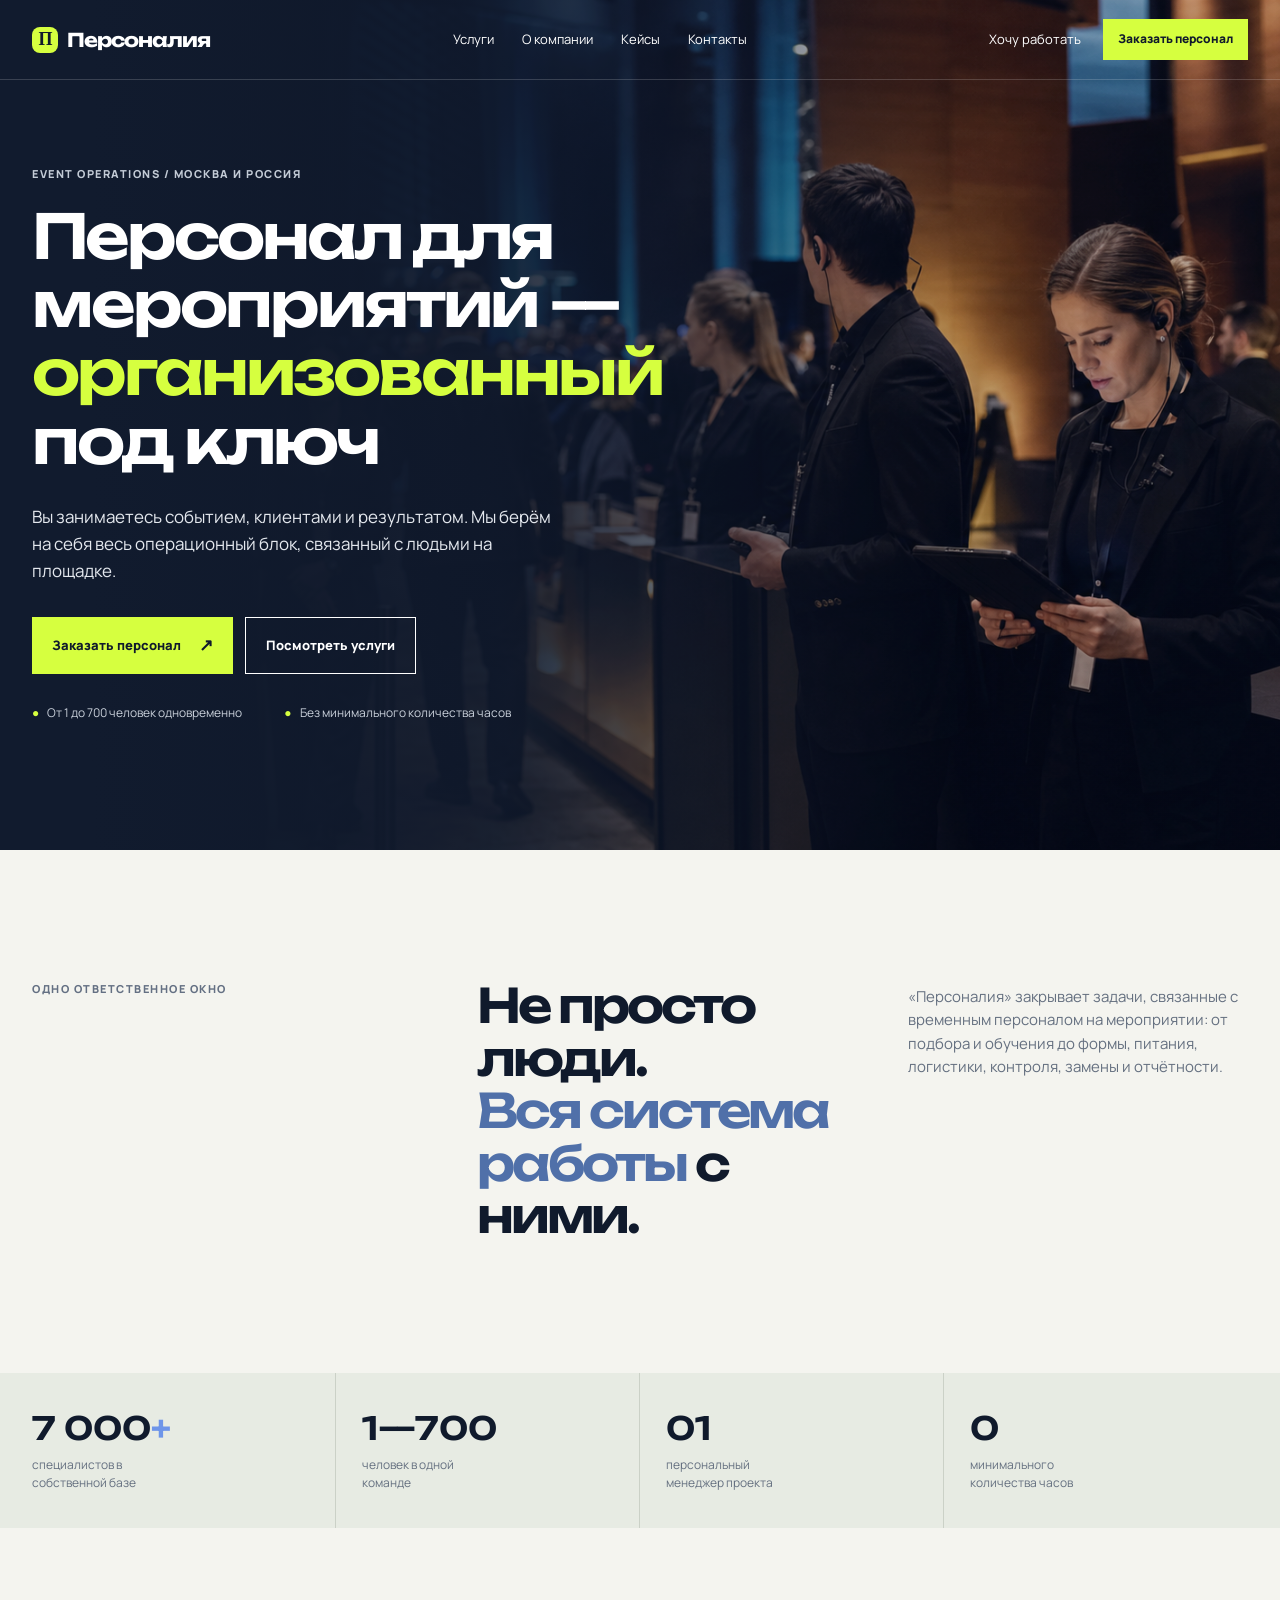
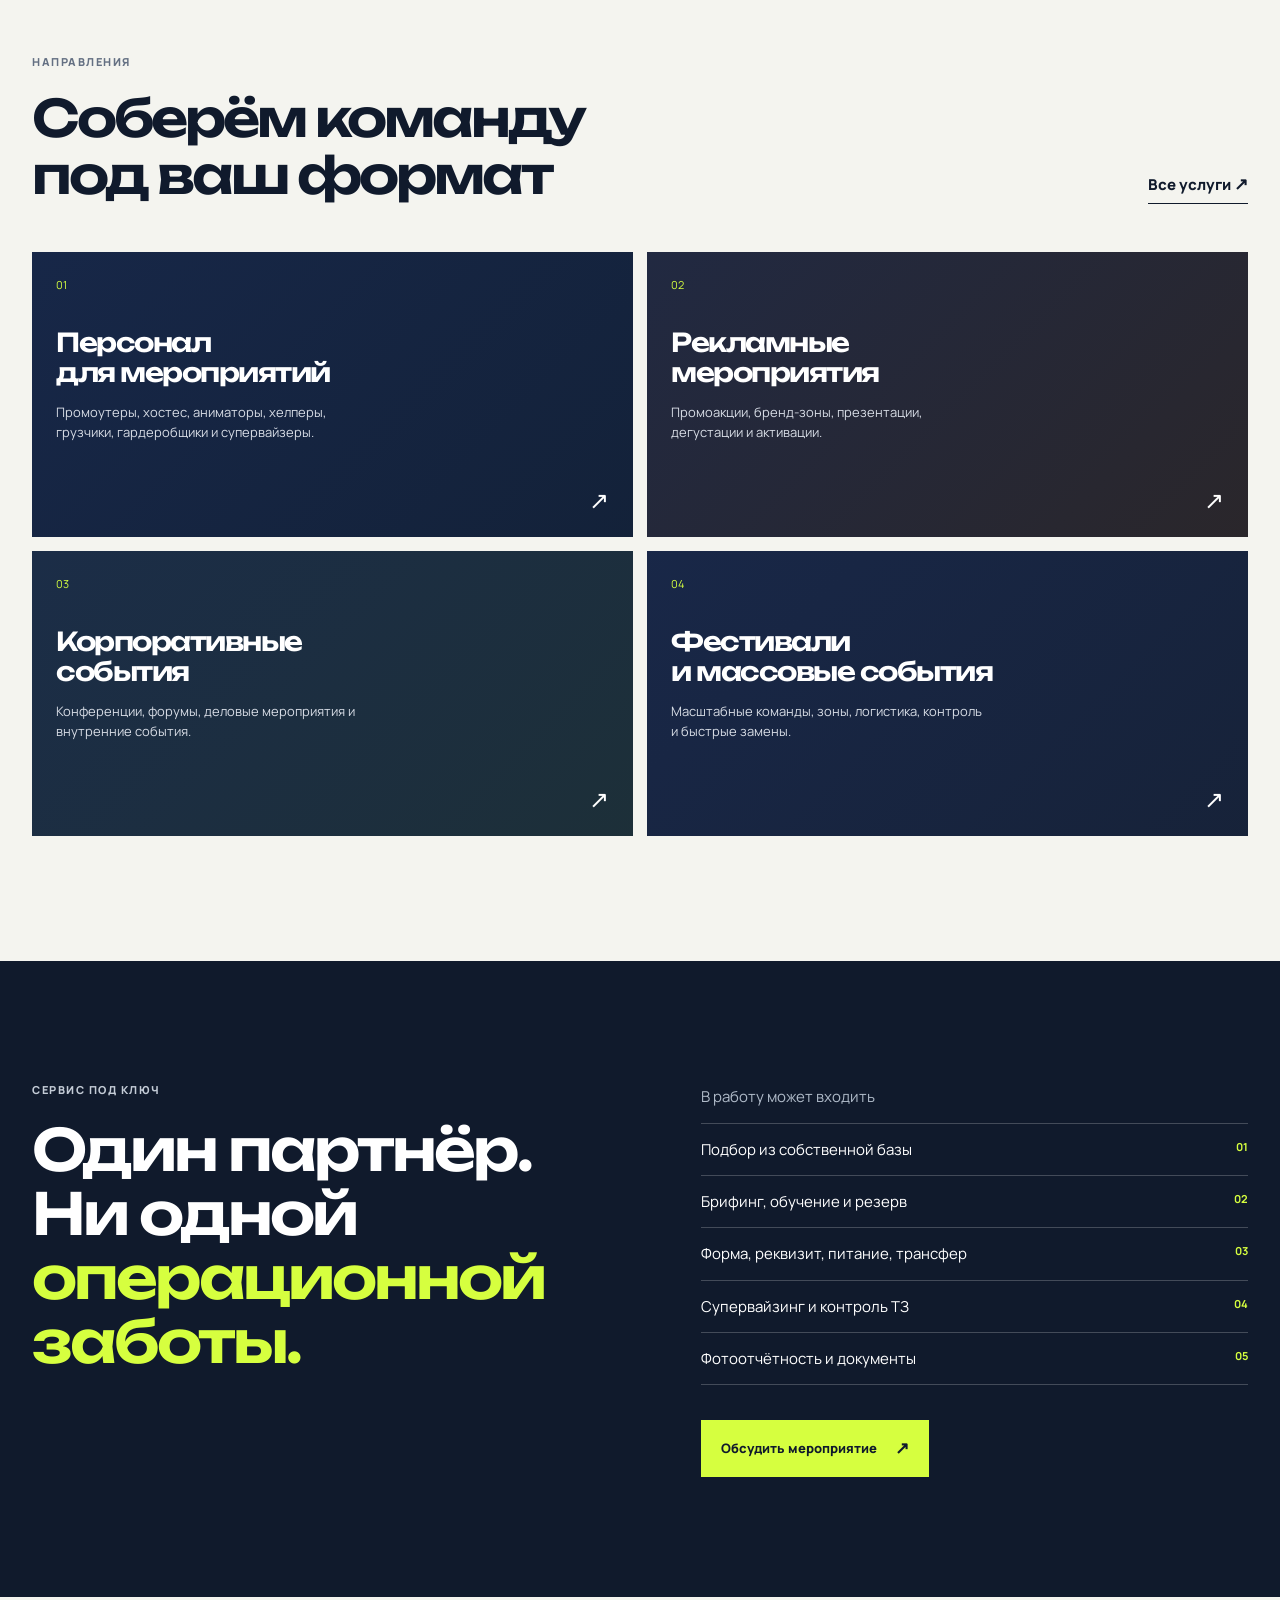
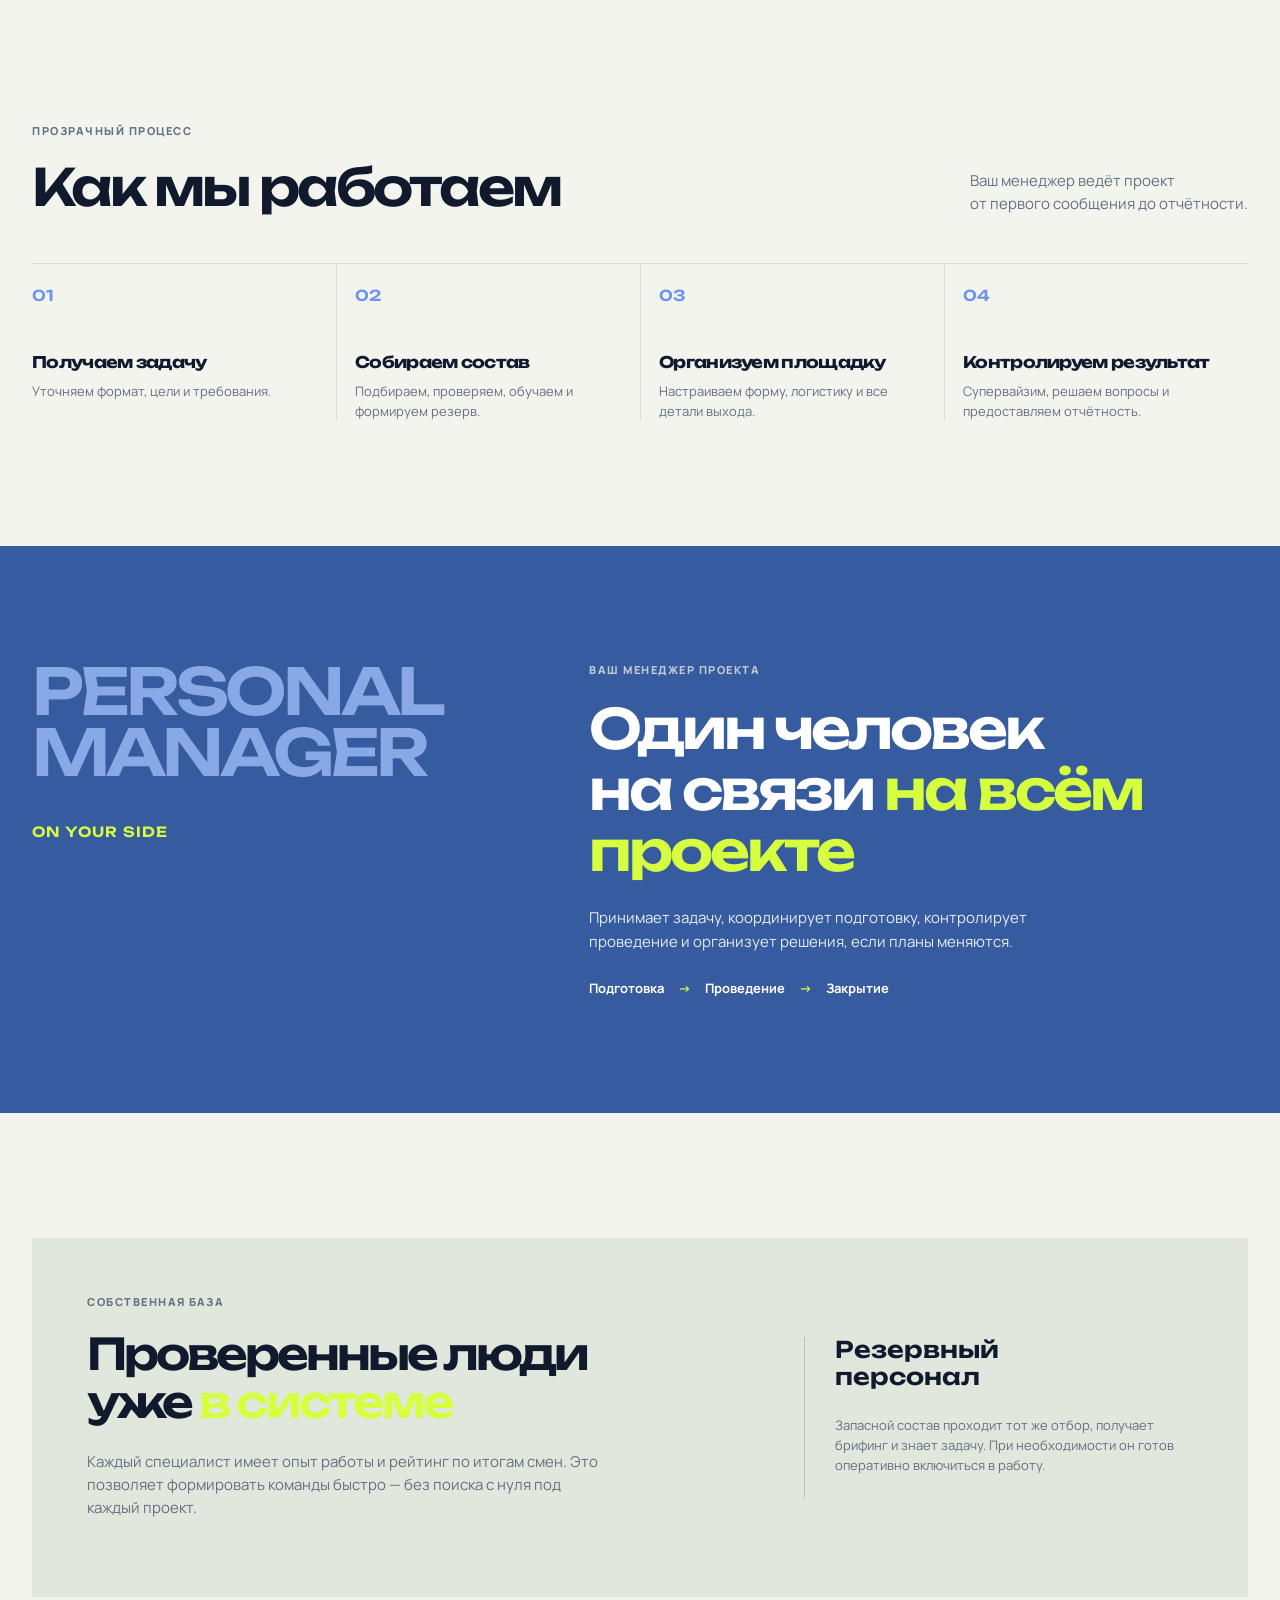
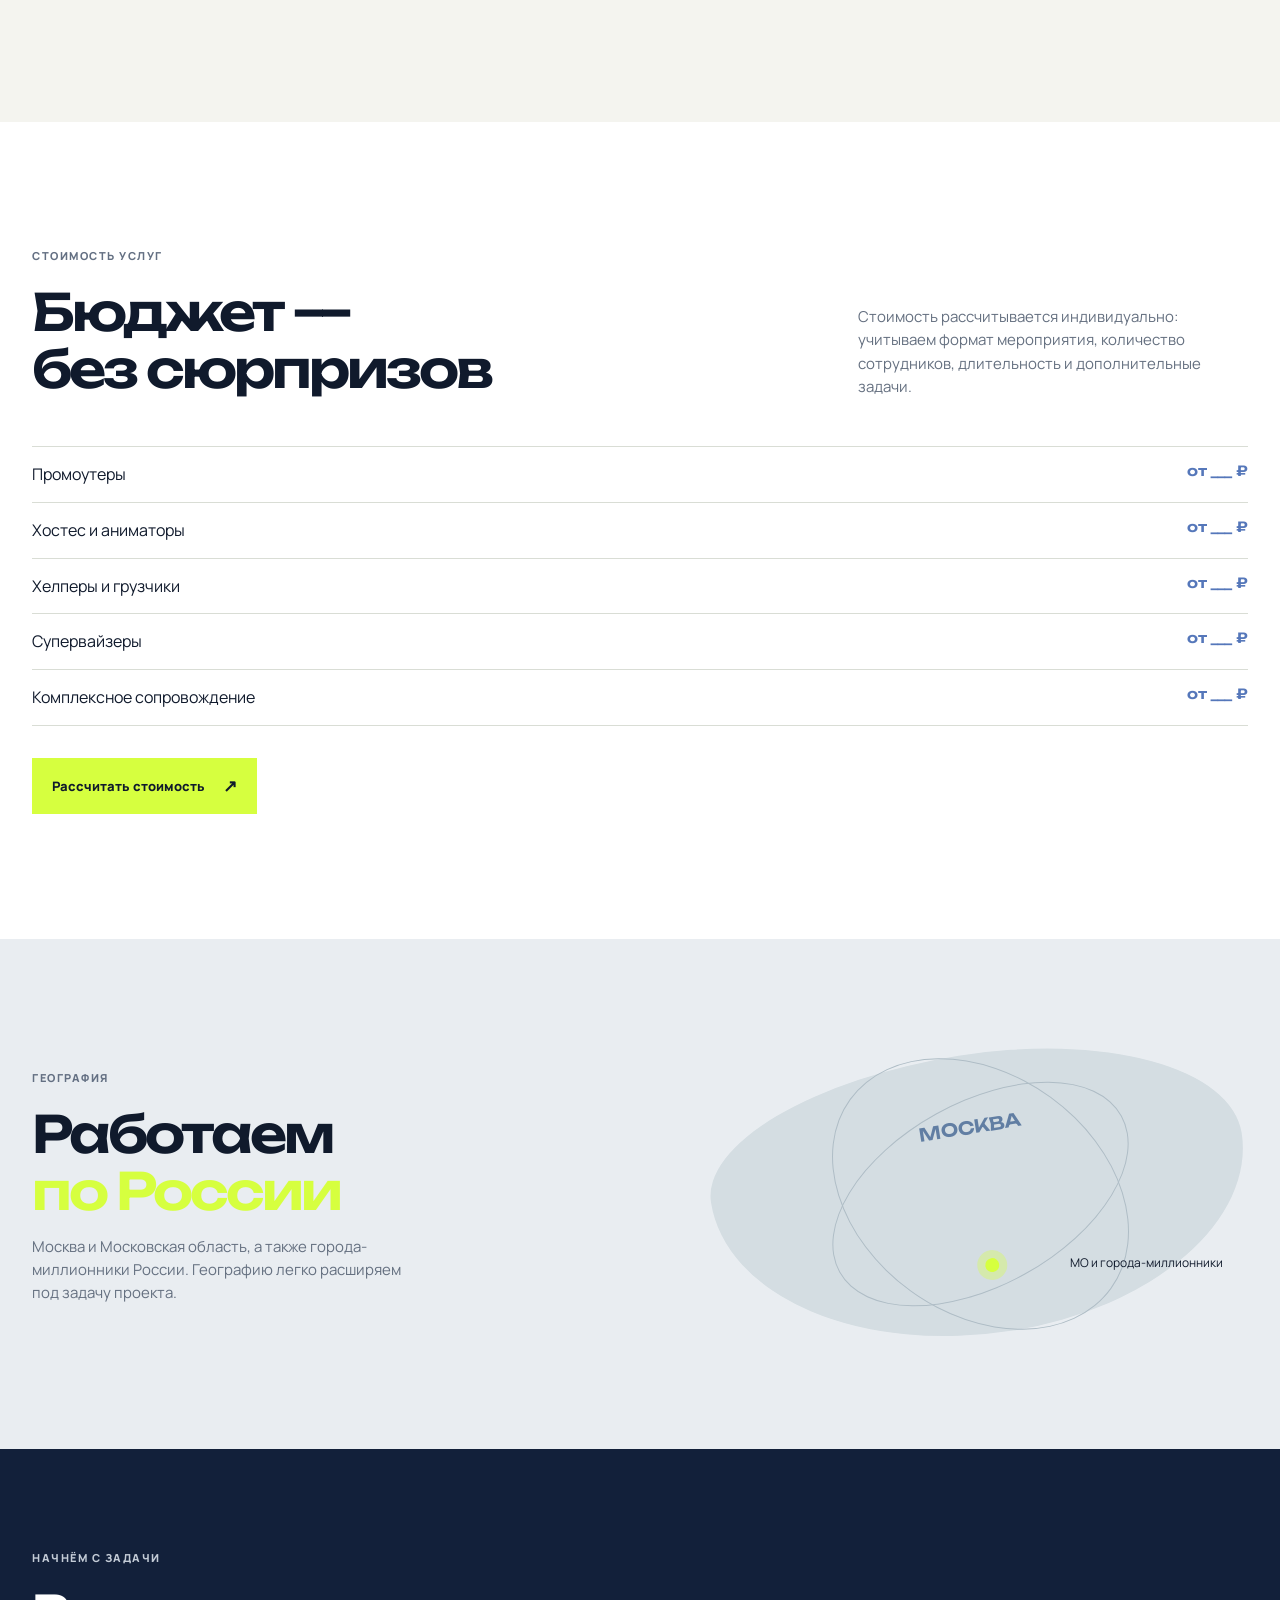
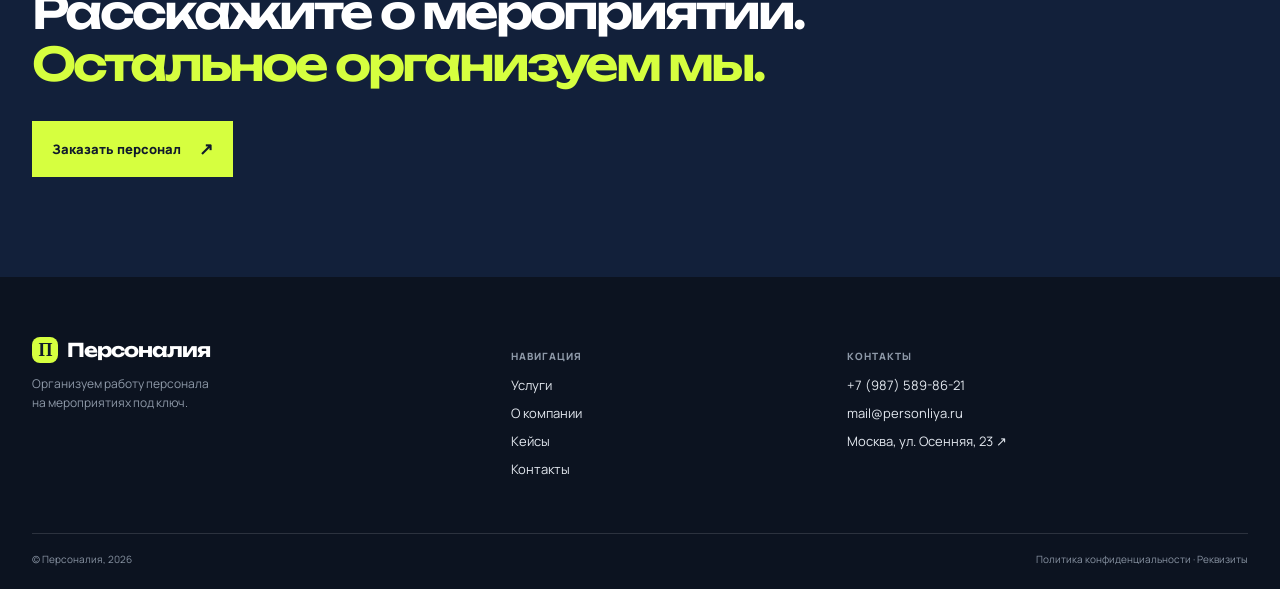
<file: index.html>
<!doctype html>
<html lang="ru"><head>
<meta charset="utf-8"><meta name="viewport" content="width=device-width,initial-scale=1.0"><title>Персоналия — организация персонала для мероприятий под ключ</title><meta name="description" content="Персоналия организует работу временного персонала на мероприятиях: подбор, обучение, логистика, контроль и отчётность."><meta property="og:title" content="Персоналия — персонал для мероприятий под ключ"><link rel="preconnect" href="https://fonts.googleapis.com"><link rel="preconnect" href="https://fonts.gstatic.com" crossorigin><link href="https://fonts.googleapis.com/css2?family=Manrope:wght@400;500;600;700;800&family=Unbounded:wght@500;600;700&display=swap" rel="stylesheet"><link rel="stylesheet" href="style.css"><script type="application/ld+json">{"@context":"https://schema.org","@type":"Organization","name":"Персоналия","address":{"@type":"PostalAddress","addressLocality":"Москва","streetAddress":"улица Осенняя, дом 23"}}</script></head><body>
<header class="header"><a class="brand" href="index.html"><span>П</span>Персоналия</a><nav><a href="services.html">Услуги</a><a href="about.html">О компании</a><a href="cases.html">Кейсы</a><a href="contacts.html">Контакты</a></nav><div class="header-actions"><a class="work-link" href="#work">Хочу работать</a><button class="btn btn-small" data-modal="order">Заказать персонал</button></div><button class="menu">☰</button></header>
<main><section class="hero"><div class="hero-image"></div><div class="container hero-inner"><p class="eyebrow light">EVENT OPERATIONS / МОСКВА И РОССИЯ</p><h1>Персонал для<br>мероприятий —<em>организованный</em><br>под ключ</h1><p class="hero-copy">Вы занимаетесь событием, клиентами и результатом. Мы берём на себя весь операционный блок, связанный с людьми на площадке.</p><div class="hero-cta"><button class="btn" data-modal="order">Заказать персонал <i>↗</i></button><a class="btn btn-ghost" href="services.html">Посмотреть услуги</a></div><div class="hero-foot"><span>От 1 до 700 человек одновременно</span><span>Без минимального количества часов</span></div></div></section>
<section class="intro container"><p class="eyebrow">ОДНО ОТВЕТСТВЕННОЕ ОКНО</p><div><h2>Не просто люди.<br><em>Вся система работы</em> с ними.</h2><p>«Персоналия» закрывает задачи, связанные с временным персоналом на мероприятии: от подбора и обучения до формы, питания, логистики, контроля, замены и отчётности.</p></div></section>
<section class="numbers"><div class="container numbers-grid"><div><b>7 000<span>+</span></b><p>специалистов в собственной базе</p></div><div><b>1—700</b><p>человек в одной команде</p></div><div><b>01</b><p>персональный менеджер проекта</p></div><div><b>0</b><p>минимального количества часов</p></div></div></section>
<section class="container section"><div class="section-head"><div><p class="eyebrow">НАПРАВЛЕНИЯ</p><h2>Соберём команду<br>под ваш формат</h2></div><a class="text-link" href="services.html">Все услуги <i>↗</i></a></div><div class="services-grid"><a href="service.html?service=promoters" class="service-card c1"><span>01</span><h3>Персонал<br>для мероприятий</h3><p>Промоутеры, хостес, аниматоры, хелперы, грузчики, гардеробщики и супервайзеры.</p><i>↗</i></a><a href="service.html?service=advertising" class="service-card c2"><span>02</span><h3>Рекламные<br>мероприятия</h3><p>Промоакции, бренд-зоны, презентации, дегустации и активации.</p><i>↗</i></a><a href="service.html?service=corporate" class="service-card c3"><span>03</span><h3>Корпоративные<br>события</h3><p>Конференции, форумы, деловые мероприятия и внутренние события.</p><i>↗</i></a><a href="service.html?service=festivals" class="service-card c4"><span>04</span><h3>Фестивали<br>и массовые события</h3><p>Масштабные команды, зоны, логистика, контроль и быстрые замены.</p><i>↗</i></a></div></section>
<section class="dark-section"><div class="container key-grid"><div><p class="eyebrow light">СЕРВИС ПОД КЛЮЧ</p><h2>Один партнёр.<br>Ни одной<br><em>операционной<br>заботы.</em></h2></div><div class="included"><p>В работу может входить</p><ul><li>Подбор из собственной базы <b>01</b></li><li>Брифинг, обучение и резерв <b>02</b></li><li>Форма, реквизит, питание, трансфер <b>03</b></li><li>Супервайзинг и контроль ТЗ <b>04</b></li><li>Фотоотчётность и документы <b>05</b></li></ul><button class="btn lime" data-modal="order">Обсудить мероприятие <i>↗</i></button></div></div></section>
<section class="workflow section container"><div class="section-head"><div><p class="eyebrow">ПРОЗРАЧНЫЙ ПРОЦЕСС</p><h2>Как мы работаем</h2></div><p>Ваш менеджер ведёт проект<br>от первого сообщения до отчётности.</p></div><ol class="steps"><li><b>01</b><h3>Получаем задачу</h3><p>Уточняем формат, цели и требования.</p></li><li><b>02</b><h3>Собираем состав</h3><p>Подбираем, проверяем, обучаем и формируем резерв.</p></li><li><b>03</b><h3>Организуем площадку</h3><p>Настраиваем форму, логистику и все детали выхода.</p></li><li><b>04</b><h3>Контролируем результат</h3><p>Супервайзим, решаем вопросы и предоставляем отчётность.</p></li></ol></section>
<section class="manager"><div class="container manager-grid"><div class="manager-label">PERSONAL<br>MANAGER<br><span>ON YOUR SIDE</span></div><div><p class="eyebrow light">ВАШ МЕНЕДЖЕР ПРОЕКТА</p><h2>Один человек<br>на связи <em>на всём<br>проекте</em></h2><p>Принимает задачу, координирует подготовку, контролирует проведение и организует решения, если планы меняются.</p><div class="manager-stages"><span>Подготовка</span><i>→</i><span>Проведение</span><i>→</i><span>Закрытие</span></div></div></div></section>
<section class="container section base"><div class="base-card"><div><p class="eyebrow">СОБСТВЕННАЯ БАЗА</p><h2>Проверенные люди<br>уже <em>в системе</em></h2><p>Каждый специалист имеет опыт работы и рейтинг по итогам смен. Это позволяет формировать команды быстро — без поиска с нуля под каждый проект.</p></div><div class="reserve"><span>Резервный<br>персонал</span><p>Запасной состав проходит тот же отбор, получает брифинг и знает задачу. При необходимости он готов оперативно включиться в работу.</p></div></div></section>
<section class="pricing section"><div class="container"><div class="section-head"><div><p class="eyebrow">СТОИМОСТЬ УСЛУГ</p><h2>Бюджет —<br>без сюрпризов</h2></div><p>Стоимость рассчитывается индивидуально: учитываем формат мероприятия, количество сотрудников, длительность и дополнительные задачи.</p></div><div class="price-list"><div><span>Промоутеры</span><b>от ___ ₽</b></div><div><span>Хостес и аниматоры</span><b>от ___ ₽</b></div><div><span>Хелперы и грузчики</span><b>от ___ ₽</b></div><div><span>Супервайзеры</span><b>от ___ ₽</b></div><div><span>Комплексное сопровождение</span><b>от ___ ₽</b></div></div><button class="btn" data-modal="order">Рассчитать стоимость <i>↗</i></button></div></section>
<section class="map-section"><div class="container map-grid"><div><p class="eyebrow">ГЕОГРАФИЯ</p><h2>Работаем<br><em>по России</em></h2><p>Москва и Московская область, а также города-миллионники России. Географию легко расширяем под задачу проекта.</p></div><div class="map-art"><span>МОСКВА</span><i></i><small>МО и города-миллионники</small></div></div></section>
<section class="cta-band"><div class="container"><p class="eyebrow light">НАЧНЁМ С ЗАДАЧИ</p><h2>Расскажите о мероприятии.<br><em>Остальное организуем мы.</em></h2><button class="btn lime" data-modal="order">Заказать персонал <i>↗</i></button></div></section></main>
<footer><div class="container footer-grid"><div><a class="brand" href="index.html"><span>П</span>Персоналия</a><p>Организуем работу персонала<br>на мероприятиях под ключ.</p></div><div><p>НАВИГАЦИЯ</p><a href="services.html">Услуги</a><a href="about.html">О компании</a><a href="cases.html">Кейсы</a><a href="contacts.html">Контакты</a></div><div><p>КОНТАКТЫ</p><a href="tel:+79875898621">+7 (987) 589-86-21</a><a href="mailto:mail@personliya.ru">mail@personliya.ru</a><a href="#">Telegram: @username</a><a target="_blank" href="https://yandex.ru/maps/?text=Москва%2C%20улица%20Осенняя%2C%2023">Москва, ул. Осенняя, 23 ↗</a></div></div><div class="container footer-bottom">© Персоналия, 2026 <span>Реквизиты · Политика конфиденциальности · Обработка персональных данных</span></div></footer>
<div class="modal" id="order"><div class="modal-box"><button class="close">×</button><p class="eyebrow">ЗАЯВКА ДЛЯ ЗАКАЗЧИКА</p><h2>Обсудим<br>ваше событие</h2><form data-form-type="Заявка заказчика"><input type="text" name="_honey" class="honeypot" tabindex="-1" autocomplete="off" aria-hidden="true"><input required name="Имя" placeholder="Ваше имя"><input required name="Телефон" type="tel" placeholder="Номер телефона"><input name="Компания" placeholder="Название компании"><textarea name="Запрос" placeholder="Опишите ваш запрос"></textarea><label class="consent"><input type="checkbox" name="Согласие" value="Да" required>Отправляя форму, вы соглашаетесь с <a href="privacy.html" target="_blank">политикой обработки персональных данных</a></label><button class="btn" type="submit">Отправить заявку <i>↗</i></button></form></div></div><div class="modal" id="work"><div class="modal-box"><button class="close">×</button><p class="eyebrow">АНКЕТА СОИСКАТЕЛЯ</p><h2>Хочу<br>работать</h2><form data-form-type="Анкета соискателя"><input type="text" name="_honey" class="honeypot" tabindex="-1" autocomplete="off" aria-hidden="true"><div class="form-row"><input required name="Имя" placeholder="Имя"><input required name="Фамилия" placeholder="Фамилия"></div><input name="Отчество" placeholder="Отчество"><input required name="Телефон" type="tel" placeholder="Номер телефона"><input name="Telegram" placeholder="Telegram"><textarea name="Опыт" placeholder="Опыт работы / коротко о себе"></textarea><label class="consent"><input type="checkbox" name="Согласие" value="Да" required>Отправляя форму, вы соглашаетесь с <a href="privacy.html" target="_blank">политикой обработки персональных данных</a></label><button class="btn" type="submit">Отправить анкету <i>↗</i></button></form></div></div><script src="script.js"></script></body></html>
</file>
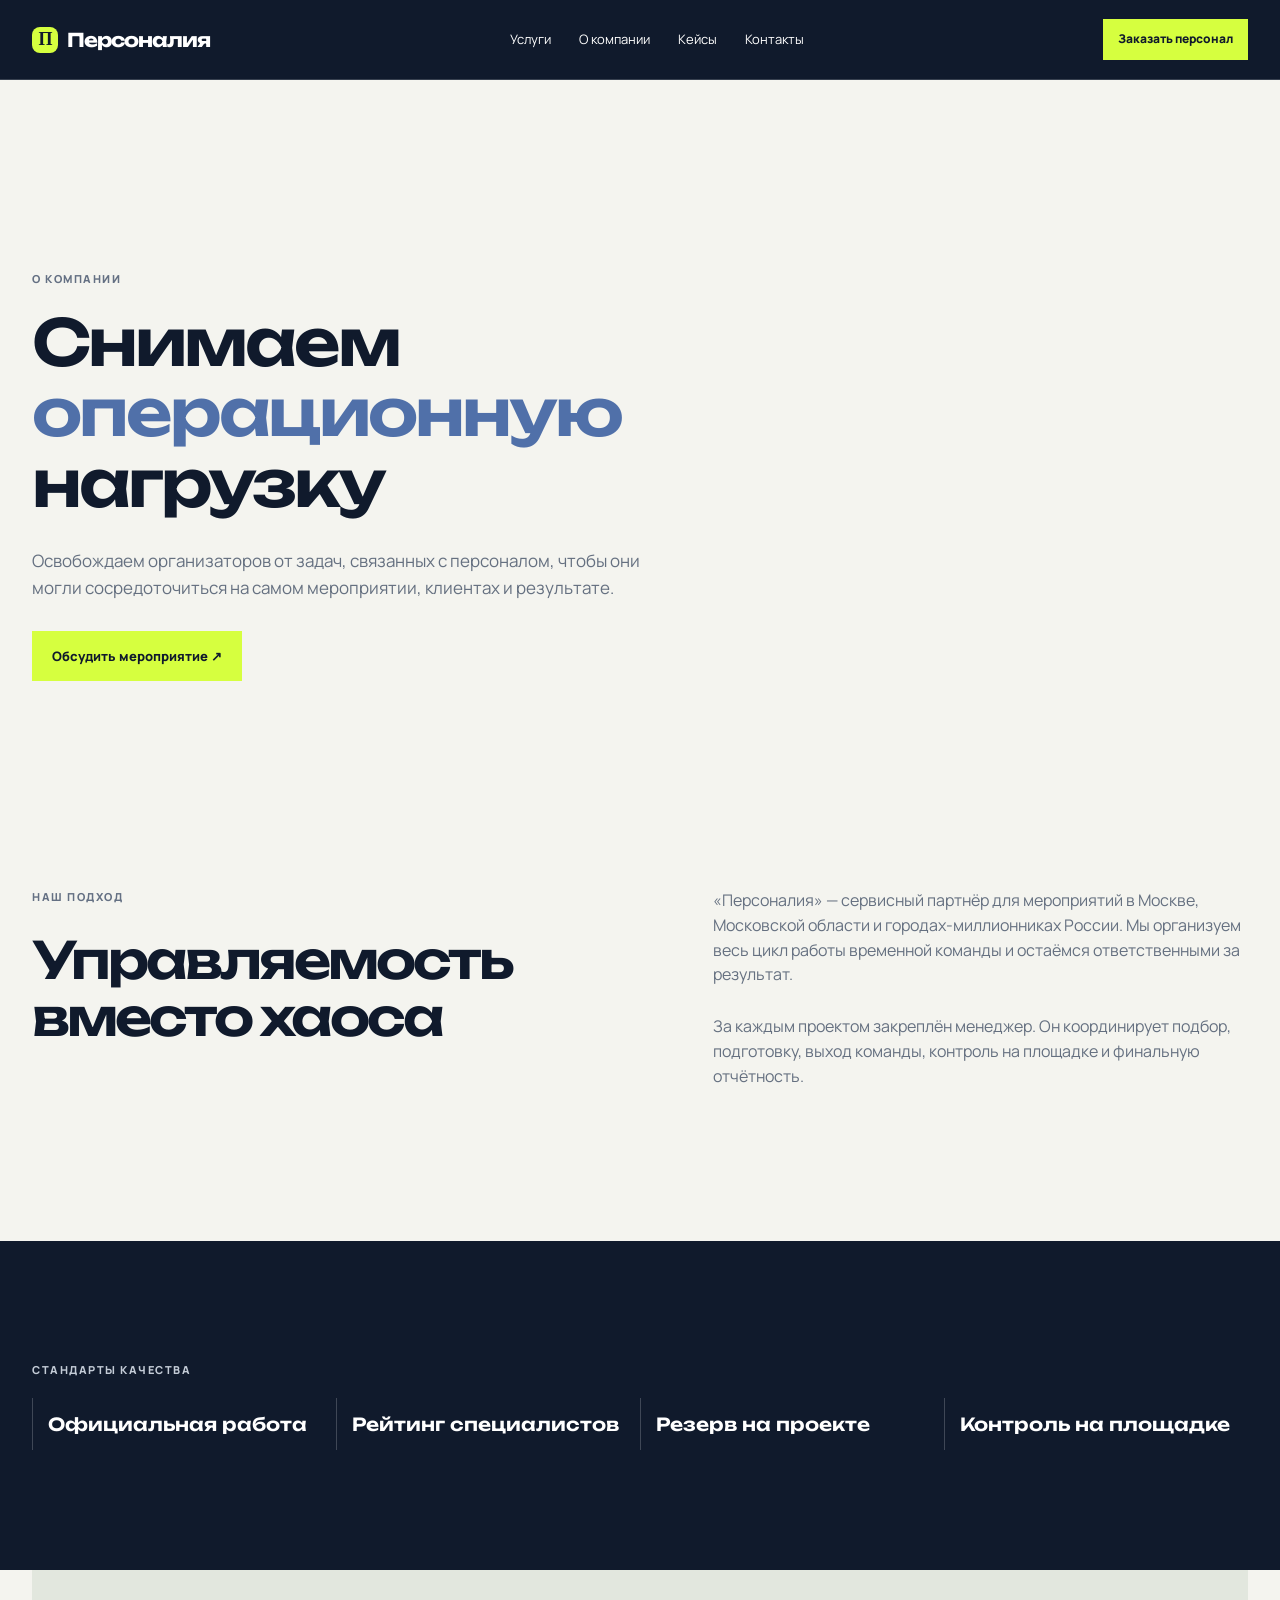
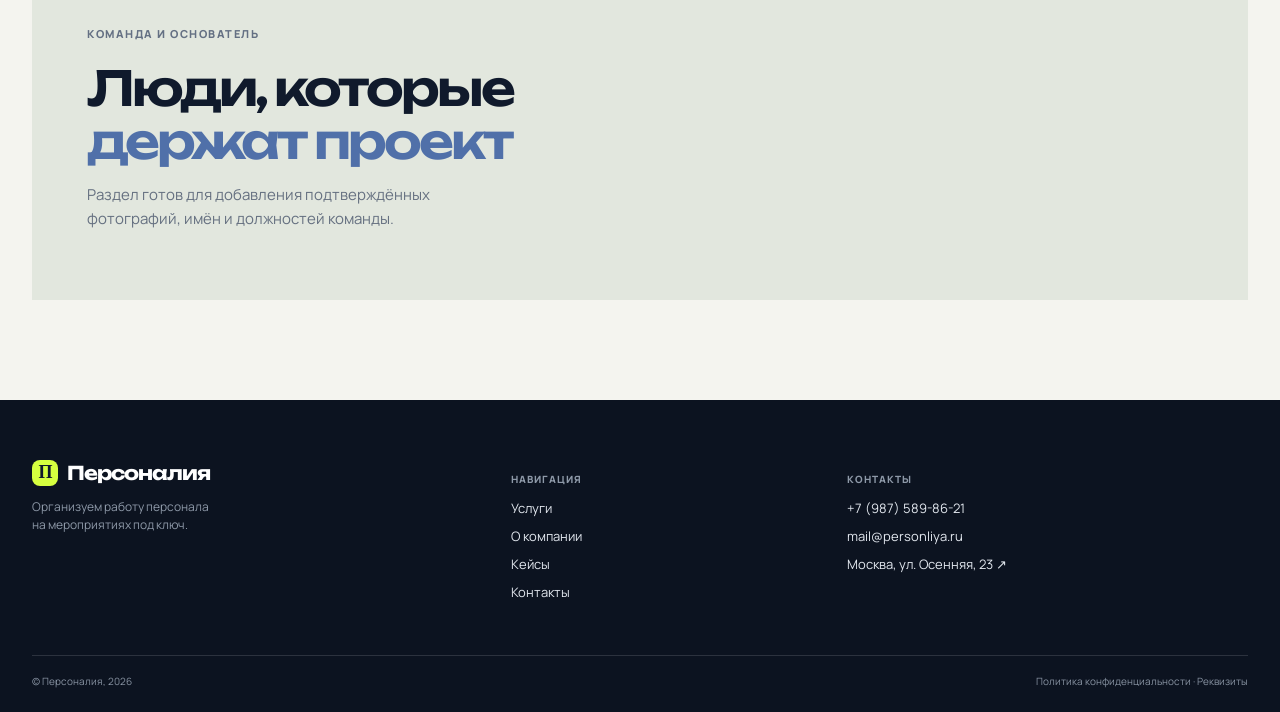
<file: about.html>
<!doctype html><html lang="ru"><head><meta charset="utf-8"><meta name="viewport" content="width=device-width,initial-scale=1"><title>О компании — Персоналия</title><meta name="description" content="Персоналия — сервисный партнёр по организации работы персонала на мероприятиях."><link href="https://fonts.googleapis.com/css2?family=Manrope:wght@400;600;700;800&family=Unbounded:wght@500;600;700&display=swap" rel="stylesheet"><link rel="stylesheet" href="style.css"></head><body><header class="header inner-header"><a class="brand" href="index.html"><span>П</span>Персоналия</a><nav><a href="services.html">Услуги</a><a href="about.html">О компании</a><a href="cases.html">Кейсы</a><a href="contacts.html">Контакты</a></nav><button class="btn btn-small" data-modal="order">Заказать персонал</button></header><main class="inner"><section class="page-hero container"><p class="eyebrow">О КОМПАНИИ</p><h1>Снимаем<br><em>операционную</em><br>нагрузку</h1><p>Освобождаем организаторов от задач, связанных с персоналом, чтобы они могли сосредоточиться на самом мероприятии, клиентах и результате.</p><button class="btn" data-modal="order">Обсудить мероприятие ↗</button></section><section class="container section split"><div><p class="eyebrow">НАШ ПОДХОД</p><h2>Управляемость<br>вместо хаоса</h2></div><div><p>«Персоналия» — сервисный партнёр для мероприятий в Москве, Московской области и городах-миллионниках России. Мы организуем весь цикл работы временной команды и остаёмся ответственными за результат.</p><p>За каждым проектом закреплён менеджер. Он координирует подбор, подготовку, выход команды, контроль на площадке и финальную отчётность.</p></div></section><section class="dark-section"><div class="container"><p class="eyebrow light">СТАНДАРТЫ КАЧЕСТВА</p><div class="benefits"><div>Официальная работа</div><div>Рейтинг специалистов</div><div>Резерв на проекте</div><div>Контроль на площадке</div></div></div></section><section class="container section team-placeholder"><p class="eyebrow">КОМАНДА И ОСНОВАТЕЛЬ</p><h2>Люди, которые<br><em>держат проект</em></h2><p>Раздел готов для добавления подтверждённых фотографий, имён и должностей команды.</p></section></main><script src="script.js"></script></body></html>
</file>
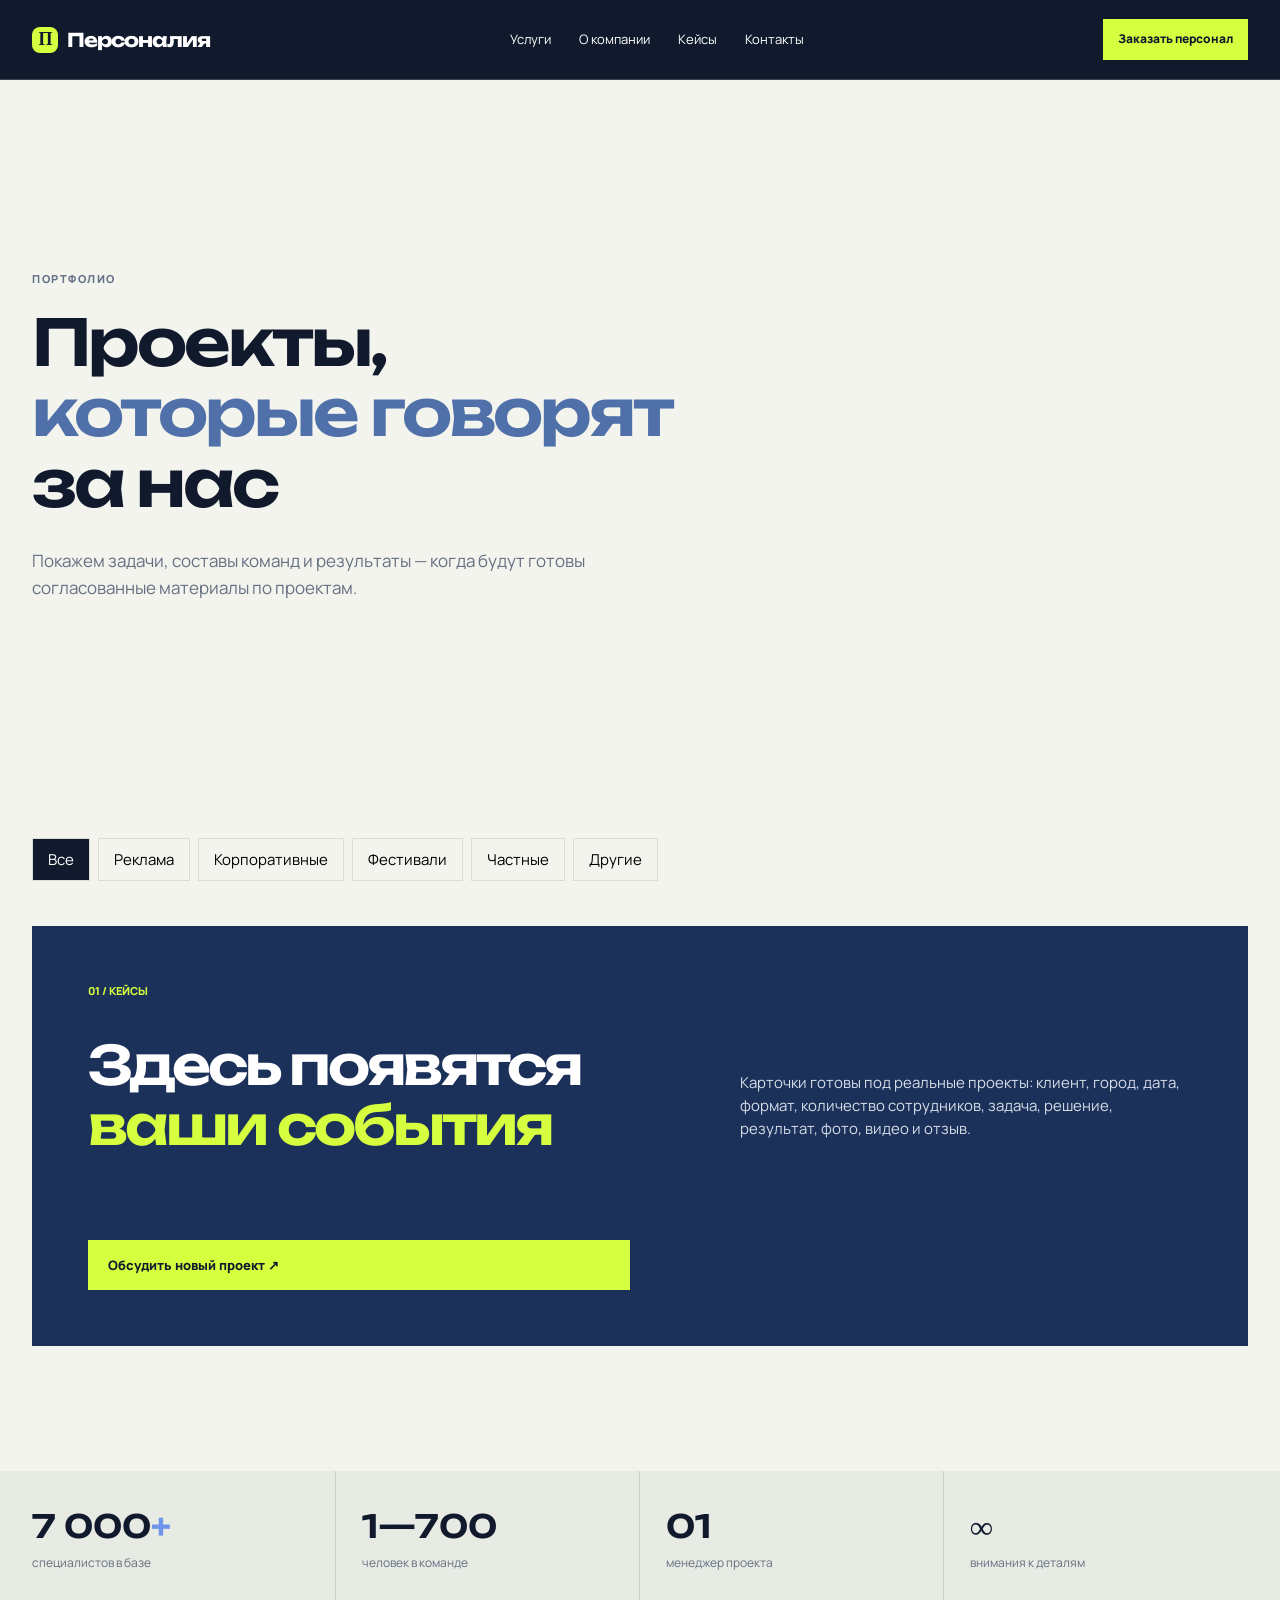
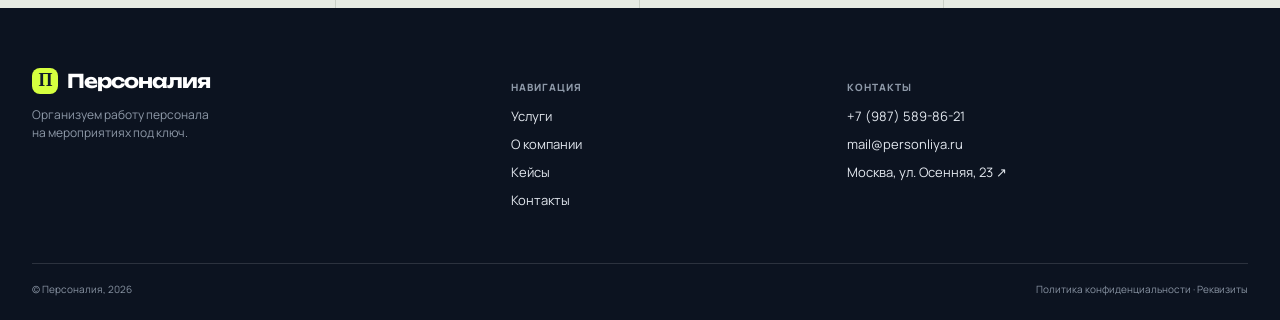
<file: cases.html>
<!doctype html><html lang="ru"><head><meta charset="utf-8"><meta name="viewport" content="width=device-width,initial-scale=1"><title>Кейсы — Персоналия</title><link href="https://fonts.googleapis.com/css2?family=Manrope:wght@400;600;700;800&family=Unbounded:wght@500;600;700&display=swap" rel="stylesheet"><link rel="stylesheet" href="style.css"></head><body><header class="header inner-header"><a class="brand" href="index.html"><span>П</span>Персоналия</a><nav><a href="services.html">Услуги</a><a href="about.html">О компании</a><a href="cases.html">Кейсы</a><a href="contacts.html">Контакты</a></nav><button class="btn btn-small" data-modal="order">Заказать персонал</button></header><main class="inner"><section class="page-hero container"><p class="eyebrow">ПОРТФОЛИО</p><h1>Проекты,<br><em>которые говорят</em><br>за нас</h1><p>Покажем задачи, составы команд и результаты — когда будут готовы согласованные материалы по проектам.</p></section><section class="container section"><div class="filters"><button>Все</button><button>Реклама</button><button>Корпоративные</button><button>Фестивали</button><button>Частные</button><button>Другие</button></div><div class="case-empty"><span>01 / КЕЙСЫ</span><h2>Здесь появятся<br><em>ваши события</em></h2><p>Карточки готовы под реальные проекты: клиент, город, дата, формат, количество сотрудников, задача, решение, результат, фото, видео и отзыв.</p><button class="btn" data-modal="order">Обсудить новый проект ↗</button></div></section><section class="numbers"><div class="container numbers-grid"><div><b>7 000<span>+</span></b><p>специалистов в базе</p></div><div><b>1—700</b><p>человек в команде</p></div><div><b>01</b><p>менеджер проекта</p></div><div><b>∞</b><p>внимания к деталям</p></div></div></section></main><script src="script.js"></script></body></html>
</file>
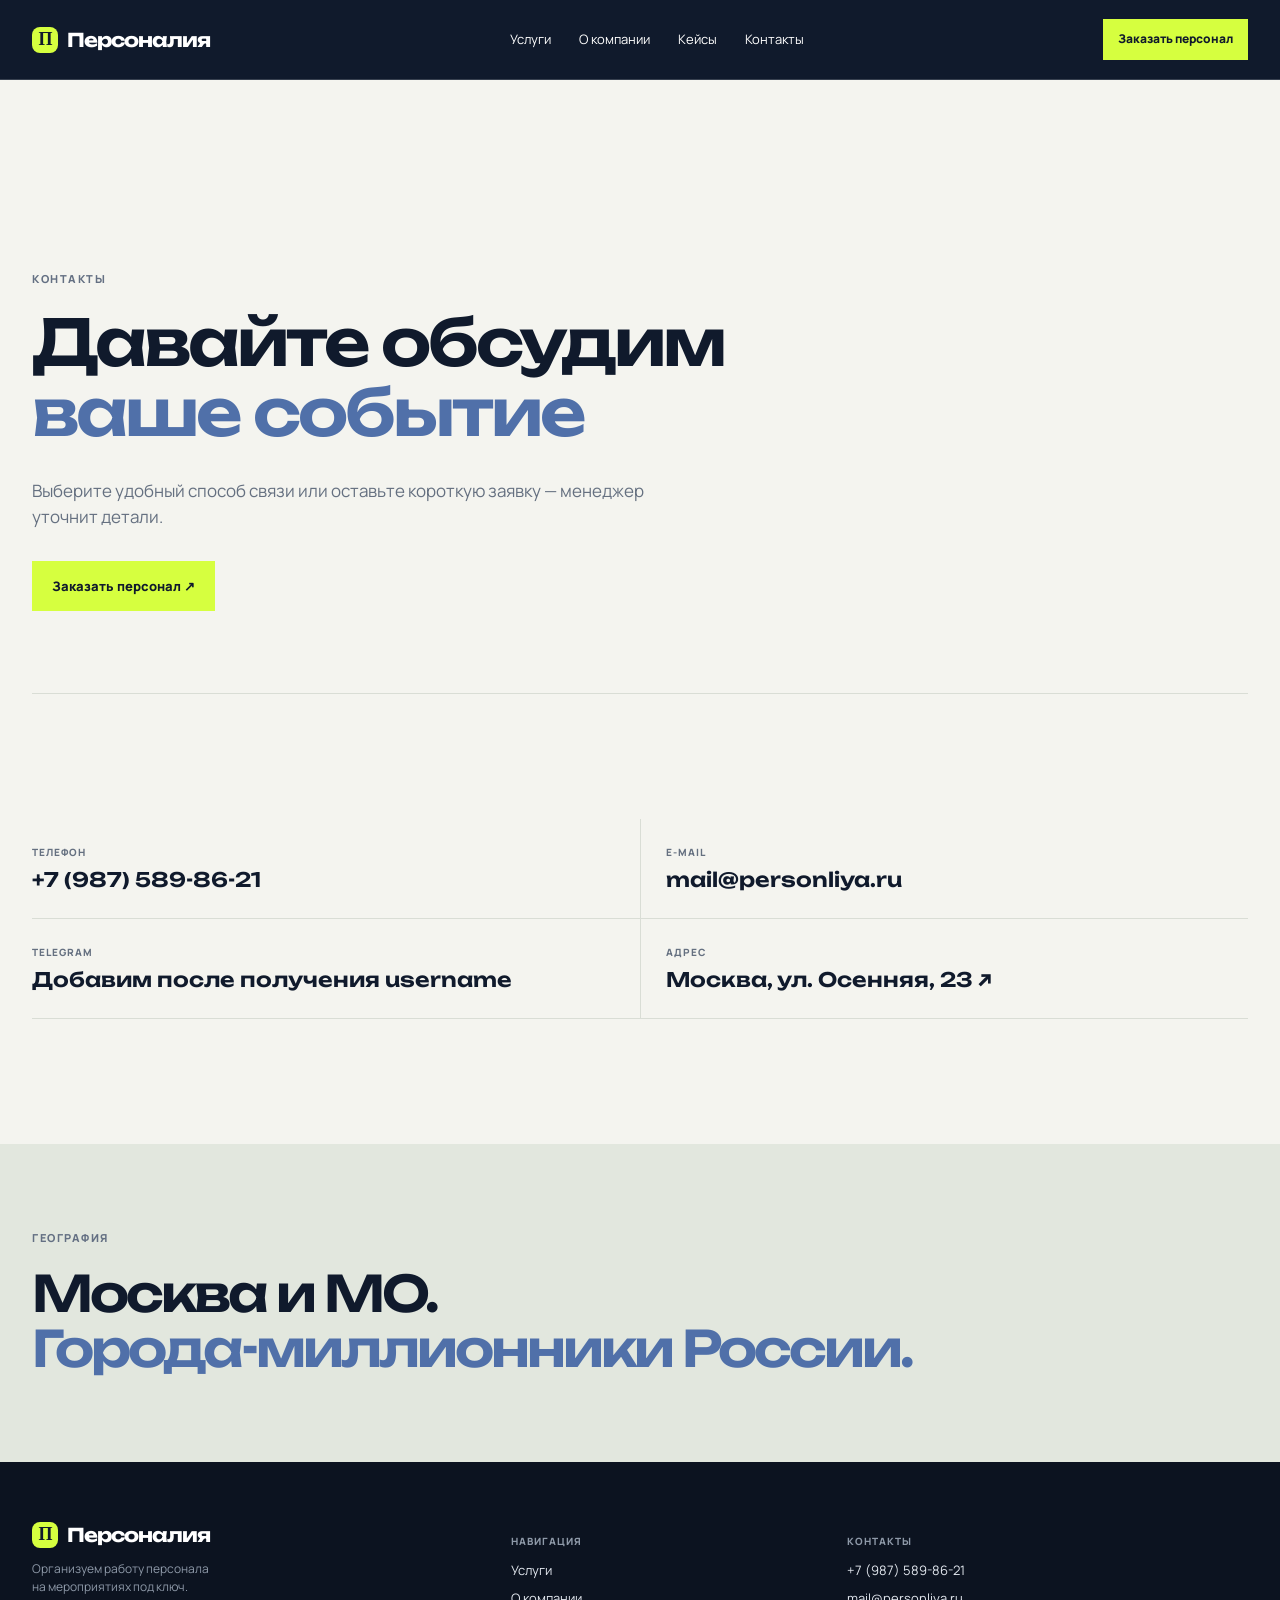
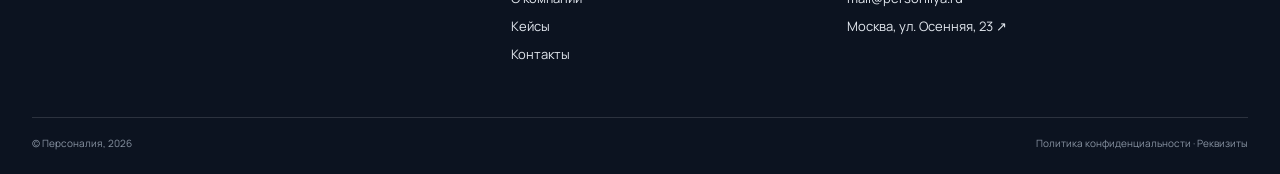
<file: contacts.html>
<!doctype html><html lang="ru"><head><meta charset="utf-8"><meta name="viewport" content="width=device-width,initial-scale=1"><title>Контакты — Персоналия</title><link href="https://fonts.googleapis.com/css2?family=Manrope:wght@400;600;700;800&family=Unbounded:wght@500;600;700&display=swap" rel="stylesheet"><link rel="stylesheet" href="style.css"></head><body><header class="header inner-header"><a class="brand" href="index.html"><span>П</span>Персоналия</a><nav><a href="services.html">Услуги</a><a href="about.html">О компании</a><a href="cases.html">Кейсы</a><a href="contacts.html">Контакты</a></nav><button class="btn btn-small" data-modal="order">Заказать персонал</button></header><main class="inner"><section class="page-hero container"><p class="eyebrow">КОНТАКТЫ</p><h1>Давайте обсудим<br><em>ваше событие</em></h1><p>Выберите удобный способ связи или оставьте короткую заявку — менеджер уточнит детали.</p><button class="btn" data-modal="order">Заказать персонал ↗</button></section><section class="container section contacts-grid"><a href="tel:+79875898621"><small>ТЕЛЕФОН</small>+7 (987) 589-86-21</a><a href="mailto:mail@personliya.ru"><small>E-MAIL</small>mail@personliya.ru</a><div class="contact-disabled"><small>TELEGRAM</small>Добавим после получения username</div><a target="_blank" href="https://yandex.ru/maps/?text=Москва%2C%20улица%20Осенняя%2C%2023"><small>АДРЕС</small>Москва, ул. Осенняя, 23 ↗</a></section><section class="contact-map"><div class="container"><p class="eyebrow">ГЕОГРАФИЯ</p><h2>Москва и МО.<br><em>Города-миллионники России.</em></h2></div></section></main><script src="script.js"></script></body></html>
</file>
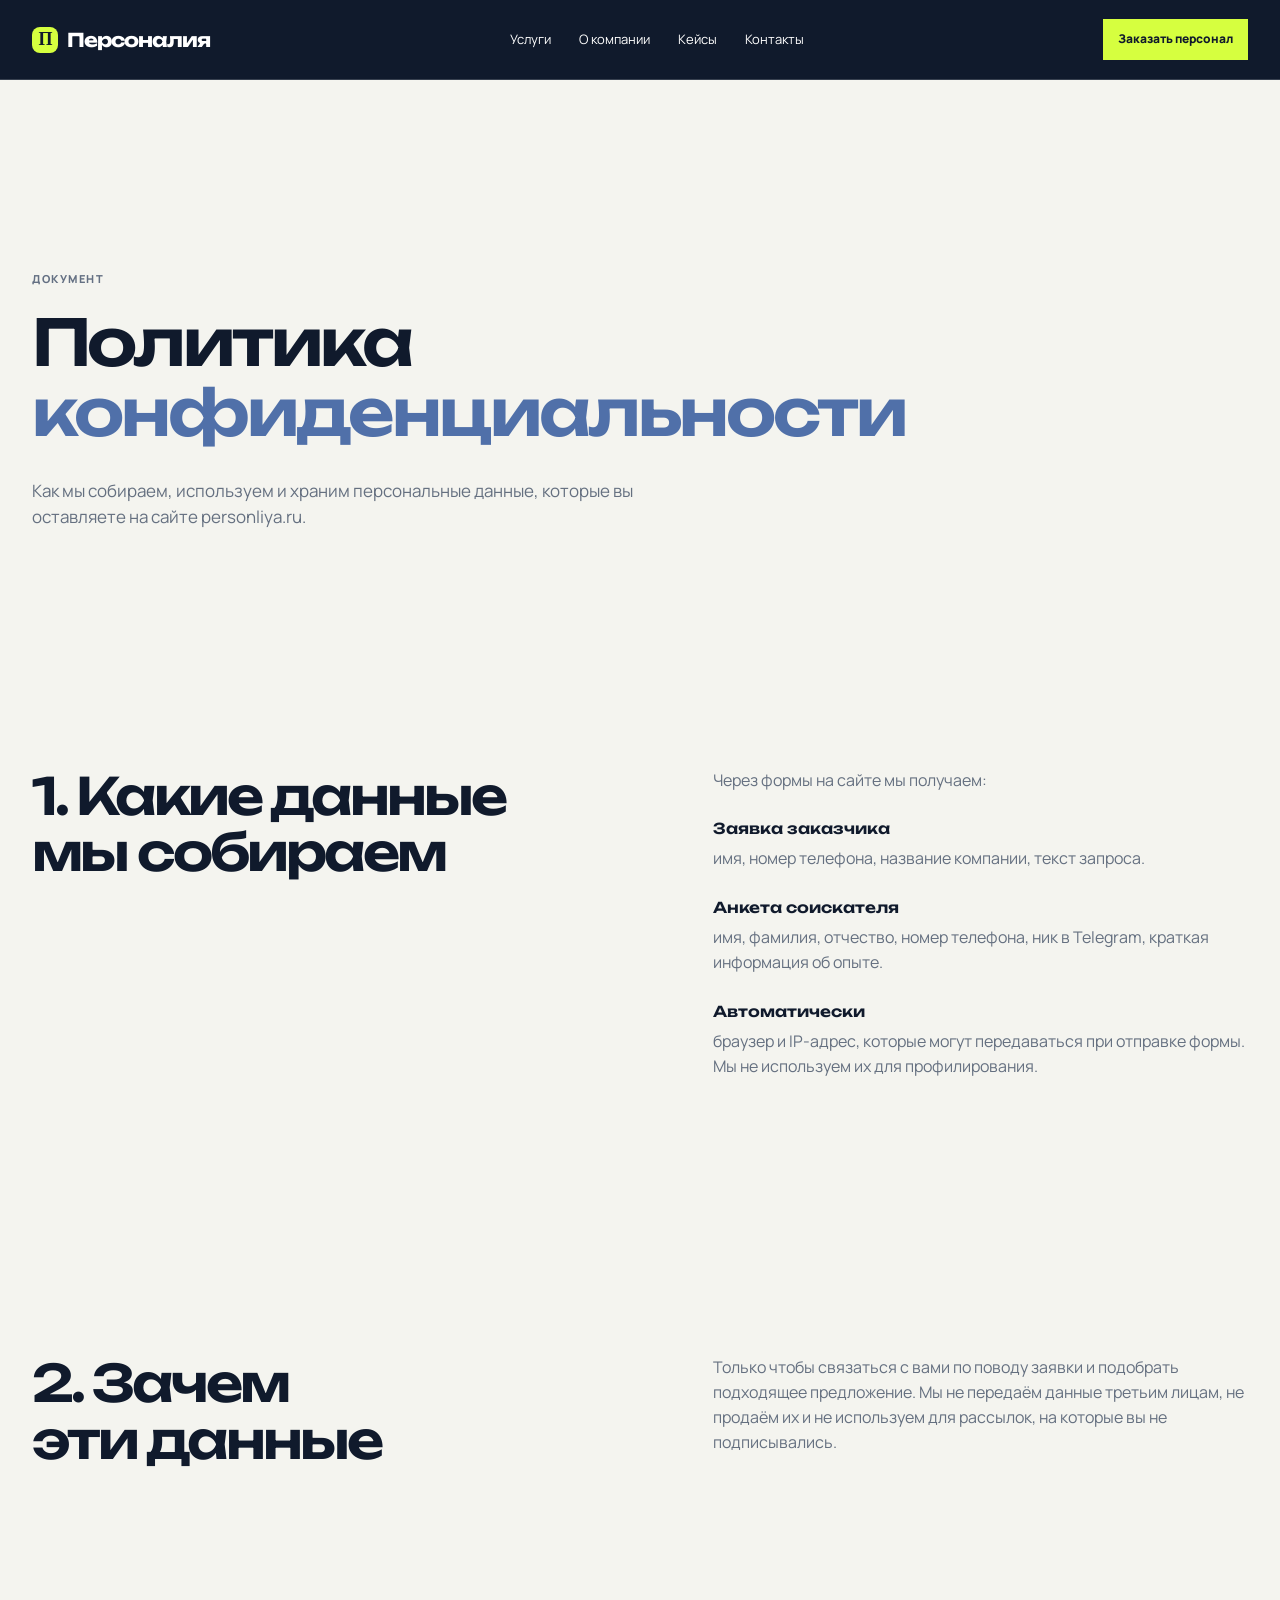
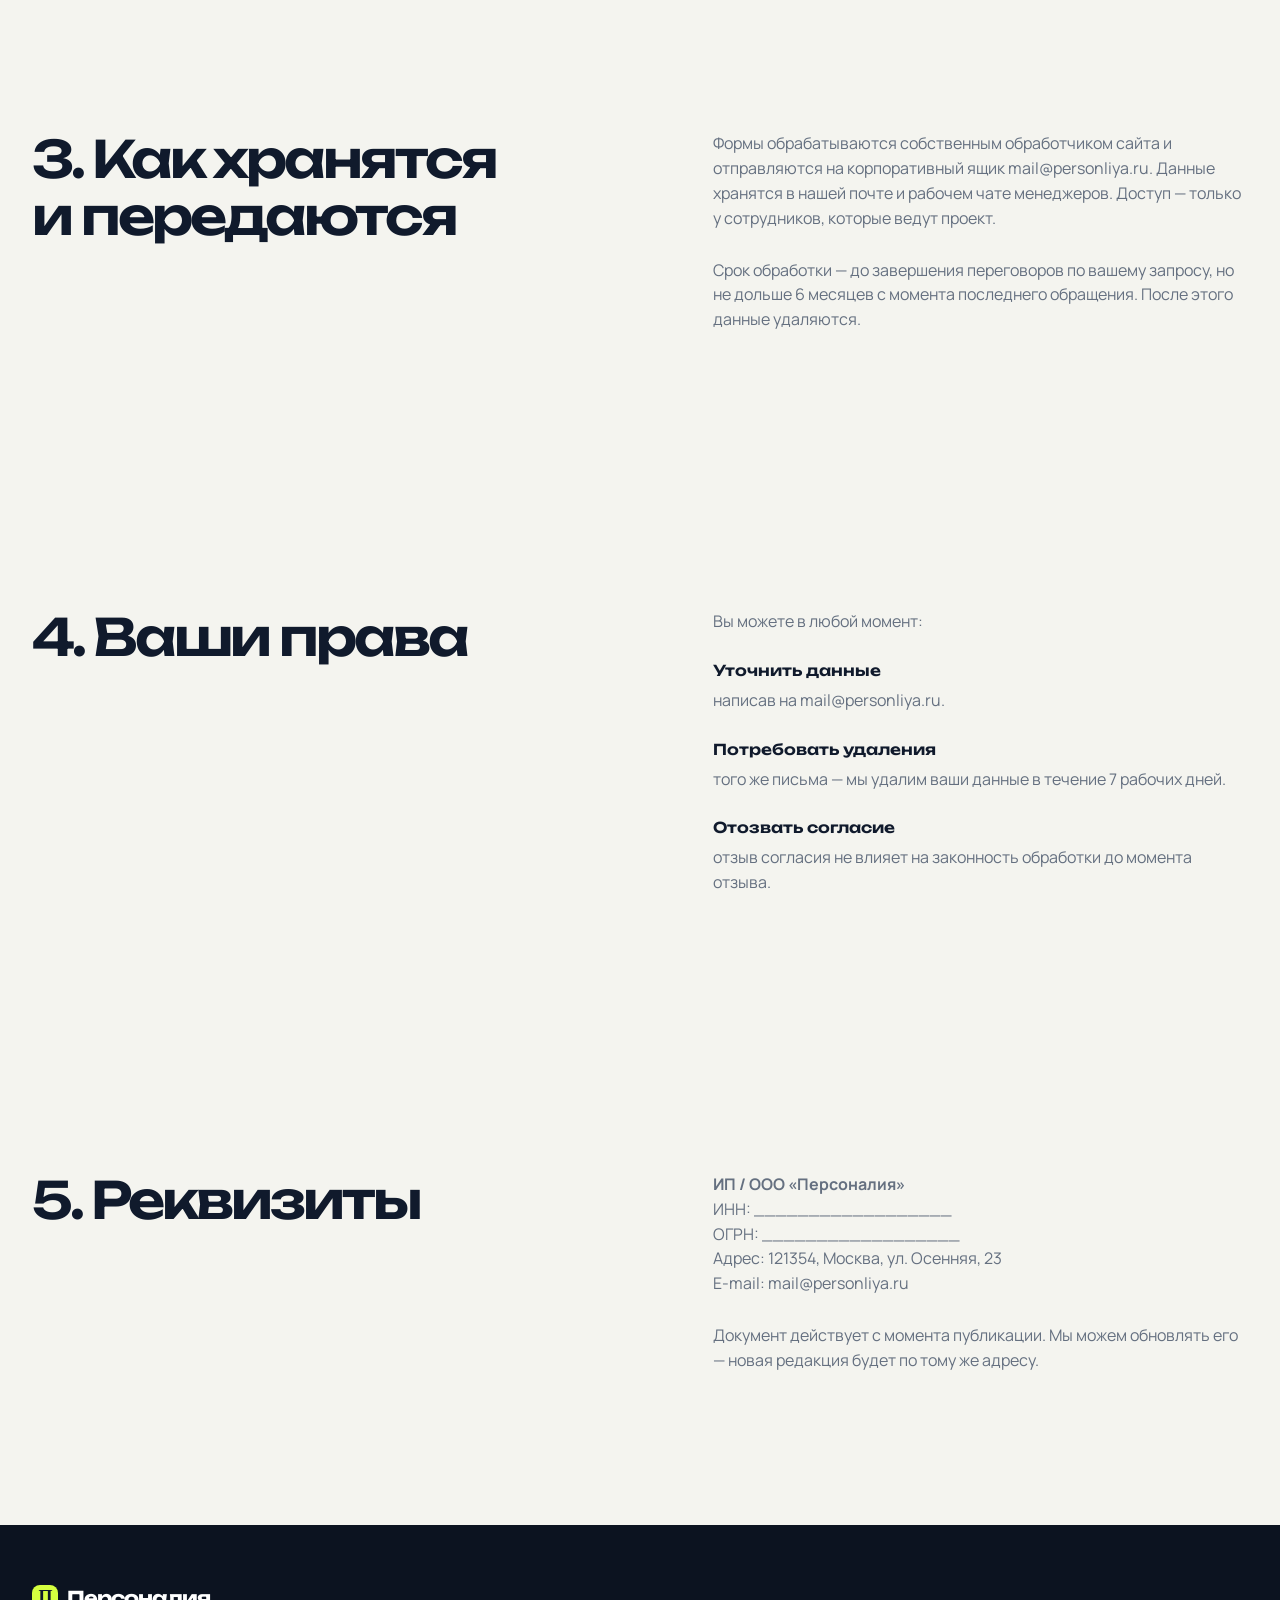
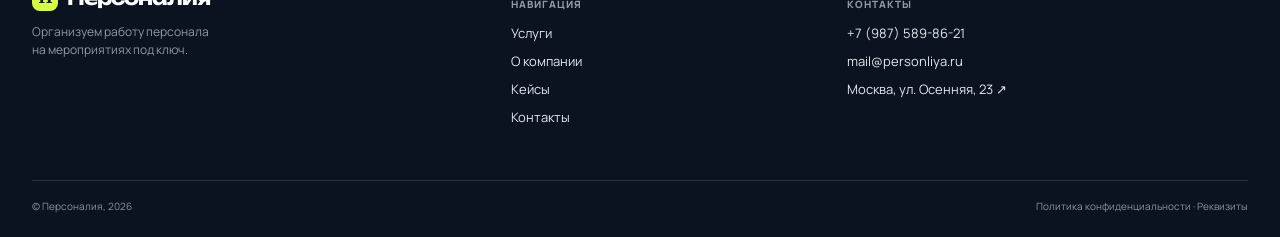
<file: privacy.html>
<!doctype html>
<html lang="ru">
<head>
<meta charset="utf-8">
<meta name="viewport" content="width=device-width,initial-scale=1">
<title>Политика конфиденциальности — Персоналия</title>
<meta name="description" content="Политика обработки персональных данных компании «Персоналия».">
<link rel="preconnect" href="https://fonts.googleapis.com">
<link rel="preconnect" href="https://fonts.gstatic.com" crossorigin>
<link href="https://fonts.googleapis.com/css2?family=Manrope:wght@400;500;600;700;800&family=Unbounded:wght@500;600;700&display=swap" rel="stylesheet">
<link rel="stylesheet" href="style.css">
</head>
<body>
<header class="header inner-header">
<a class="brand" href="index.html"><span>П</span>Персоналия</a>
<nav><a href="services.html">Услуги</a><a href="about.html">О компании</a><a href="cases.html">Кейсы</a><a href="contacts.html">Контакты</a></nav>
<button class="btn btn-small" data-modal="order">Заказать персонал</button>
</header>
<main class="inner">
<section class="page-hero container">
<p class="eyebrow">ДОКУМЕНТ</p>
<h1>Политика<br><em>конфиденциальности</em></h1>
<p>Как мы собираем, используем и храним персональные данные, которые вы оставляете на сайте personliya.ru.</p>
</section>

<section class="container section split">
<div>
<h2>1. Какие данные<br>мы собираем</h2>
</div>
<div>
<p>Через формы на сайте мы получаем:</p>
<h3>Заявка заказчика</h3>
<p>имя, номер телефона, название компании, текст запроса.</p>
<h3>Анкета соискателя</h3>
<p>имя, фамилия, отчество, номер телефона, ник в Telegram, краткая информация об опыте.</p>
<h3>Автоматически</h3>
<p>браузер и IP-адрес, которые могут передаваться при отправке формы. Мы не используем их для профилирования.</p>
</div>
</section>

<section class="container section split">
<div>
<h2>2. Зачем<br>эти данные</h2>
</div>
<div>
<p>Только чтобы связаться с вами по поводу заявки и подобрать подходящее предложение. Мы не передаём данные третьим лицам, не продаём их и не используем для рассылок, на которые вы не подписывались.</p>
</div>
</section>

<section class="container section split">
<div>
<h2>3. Как хранятся<br>и передаются</h2>
</div>
<div>
<p>Формы обрабатываются собственным обработчиком сайта и отправляются на корпоративный ящик <a href="mailto:mail@personliya.ru">mail@personliya.ru</a>. Данные хранятся в нашей почте и рабочем чате менеджеров. Доступ — только у сотрудников, которые ведут проект.</p>
<p>Срок обработки — до завершения переговоров по вашему запросу, но не дольше 6 месяцев с момента последнего обращения. После этого данные удаляются.</p>
</div>
</section>

<section class="container section split">
<div>
<h2>4. Ваши права</h2>
</div>
<div>
<p>Вы можете в любой момент:</p>
<h3>Уточнить данные</h3>
<p>написав на <a href="mailto:mail@personliya.ru">mail@personliya.ru</a>.</p>
<h3>Потребовать удаления</h3>
<p>того же письма — мы удалим ваши данные в течение 7 рабочих дней.</p>
<h3>Отозвать согласие</h3>
<p>отзыв согласия не влияет на законность обработки до момента отзыва.</p>
</div>
</section>

<section class="container section split">
<div>
<h2 id="recvizity">5. Реквизиты</h2>
</div>
<div>
<p><b>ИП / ООО «Персоналия»</b><br>
ИНН: __________________<br>
ОГРН: __________________<br>
Адрес: 121354, Москва, ул. Осенняя, 23<br>
E-mail: <a href="mailto:mail@personliya.ru">mail@personliya.ru</a></p>
<p>Документ действует с момента публикации. Мы можем обновлять его — новая редакция будет по тому же адресу.</p>
</div>
</section>
</main>
<script src="script.js"></script>
</body>
</html>
</file>
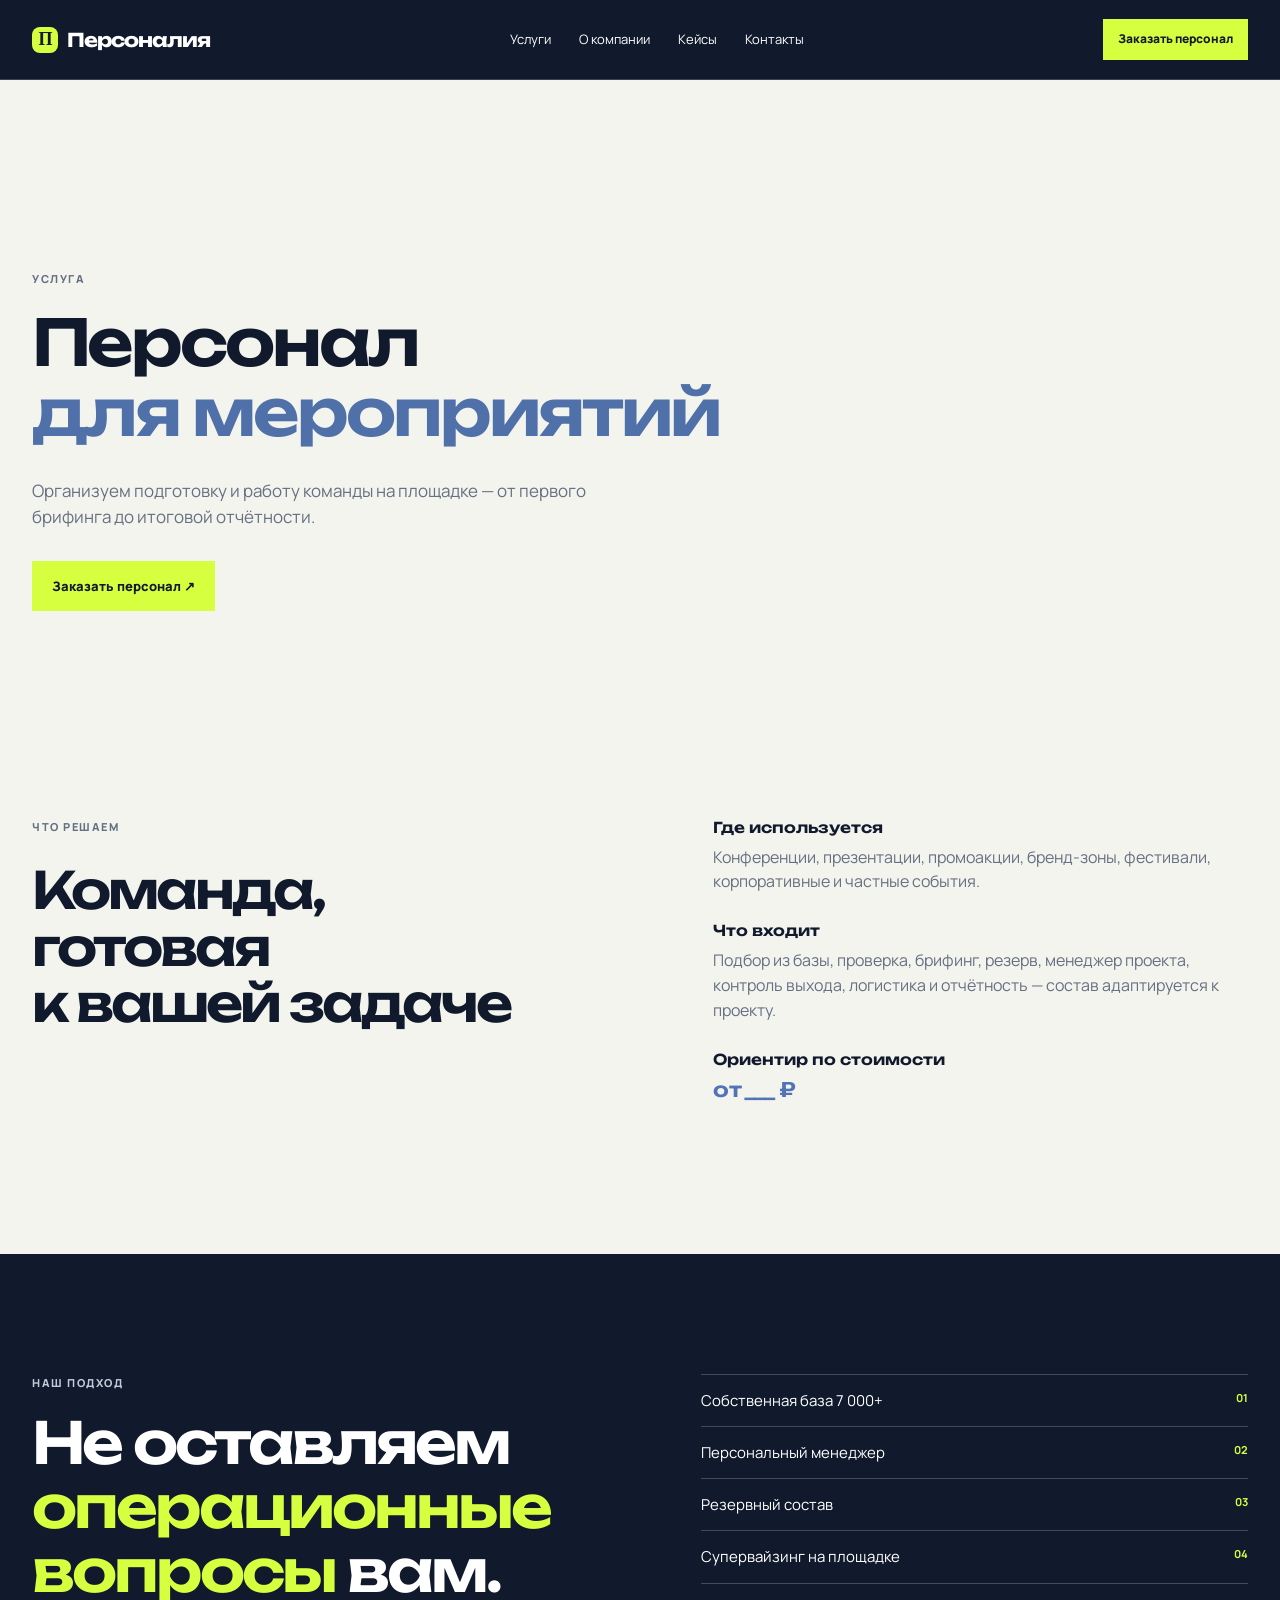
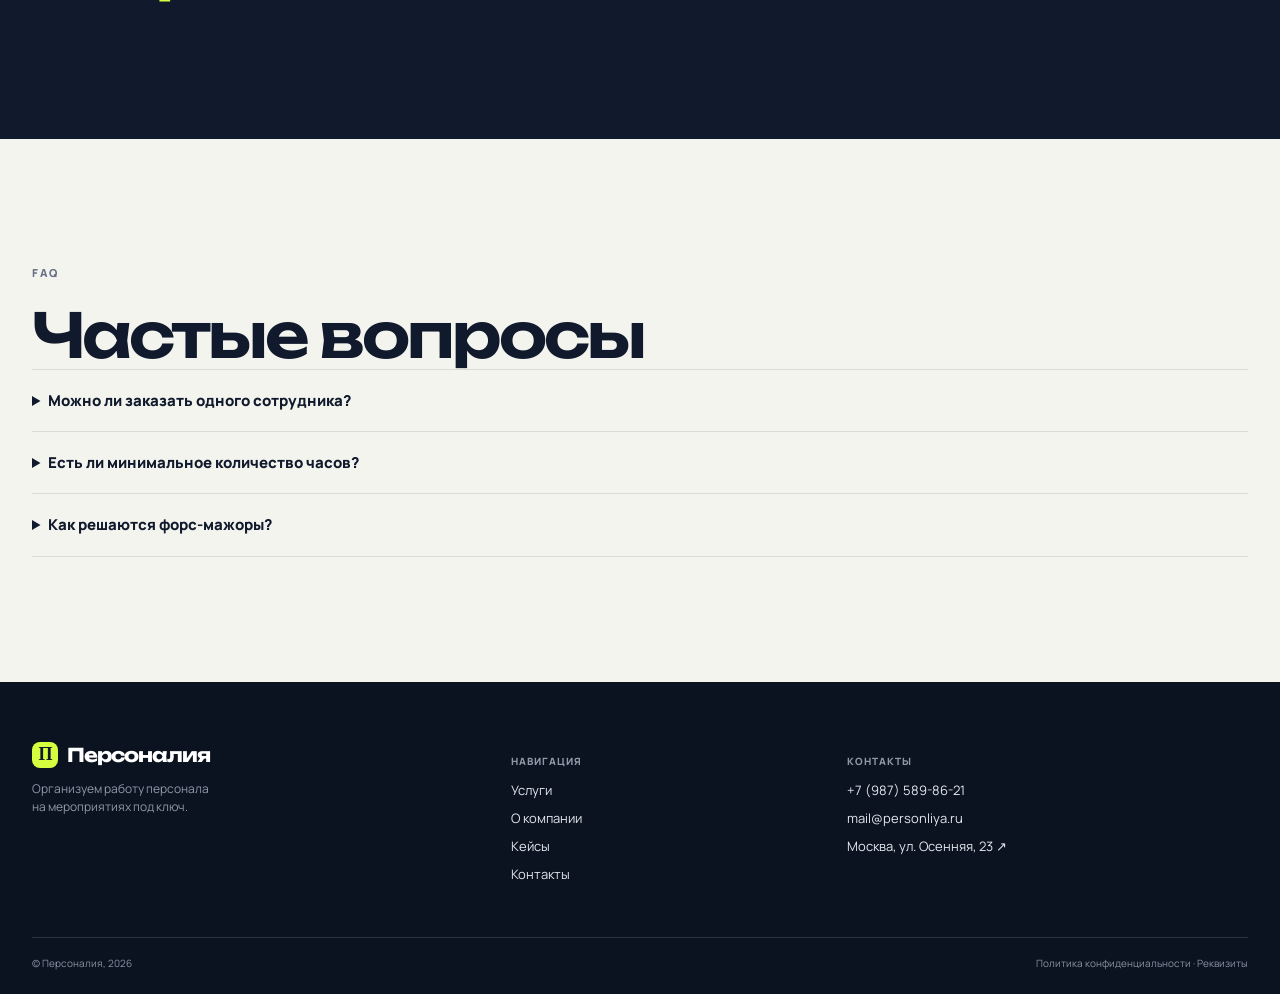
<file: service.html>
<!doctype html><html lang="ru"><head><meta charset="utf-8"><meta name="viewport" content="width=device-width,initial-scale=1"><title>Услуга — Персоналия</title><link href="https://fonts.googleapis.com/css2?family=Manrope:wght@400;600;700;800&family=Unbounded:wght@500;600;700&display=swap" rel="stylesheet"><link rel="stylesheet" href="style.css"></head><body><header class="header inner-header"><a class="brand" href="index.html"><span>П</span>Персоналия</a><nav><a href="services.html">Услуги</a><a href="about.html">О компании</a><a href="cases.html">Кейсы</a><a href="contacts.html">Контакты</a></nav><button class="btn btn-small" data-modal="order">Заказать персонал</button></header><main class="inner"><section class="page-hero container"><p class="eyebrow">УСЛУГА</p><h1 id="title">Персонал<br><em>для мероприятий</em></h1><p id="desc">Организуем подготовку и работу команды на площадке — от первого брифинга до итоговой отчётности.</p><button class="btn" data-modal="order">Заказать персонал ↗</button></section><section class="container section split"><div><p class="eyebrow">ЧТО РЕШАЕМ</p><h2>Команда, готовая<br>к вашей задаче</h2></div><div><h3>Где используется</h3><p>Конференции, презентации, промоакции, бренд-зоны, фестивали, корпоративные и частные события.</p><h3>Что входит</h3><p>Подбор из базы, проверка, брифинг, резерв, менеджер проекта, контроль выхода, логистика и отчётность — состав адаптируется к проекту.</p><h3>Ориентир по стоимости</h3><p class="price">от ___ ₽</p></div></section><section class="dark-section"><div class="container key-grid"><div><p class="eyebrow light">НАШ ПОДХОД</p><h2>Не оставляем<br><em>операционные<br>вопросы</em> вам.</h2></div><div class="included"><ul><li>Собственная база 7 000+ <b>01</b></li><li>Персональный менеджер <b>02</b></li><li>Резервный состав <b>03</b></li><li>Супервайзинг на площадке <b>04</b></li></ul></div></div></section><section class="container section faq"><p class="eyebrow">FAQ</p><h2>Частые вопросы</h2><details><summary>Можно ли заказать одного сотрудника?</summary><p>Да. Организуем работу от 1 до 700 человек одновременно.</p></details><details><summary>Есть ли минимальное количество часов?</summary><p>Нет, минимального количества часов нет.</p></details><details><summary>Как решаются форс-мажоры?</summary><p>При необходимости заранее формируется резервный состав, знакомый с задачей.</p></details></section></main><div class="modal" id="order"><div class="modal-box"><button class="close">×</button><h2>Оставьте<br>заявку</h2><form data-success="Спасибо! Заявка получена. Менеджер свяжется с вами."><input required placeholder="Ваше имя"><input required placeholder="Номер телефона"><button class="btn">Отправить заявку</button></form></div></div><script>const n={promoters:'Промоутеры',hostess:'Хостес',animators:'Аниматоры',helpers:'Хелперы',loaders:'Грузчики',cloakroom:'Гардеробщики',supervisors:'Супервайзеры',advertising:'Персонал для рекламных мероприятий',corporate:'Персонал для корпоративных мероприятий',festivals:'Персонал для фестивалей',private:'Персонал для частных мероприятий',complex:'Комплексное сопровождение мероприятий'};let s=new URLSearchParams(location.search).get('service');if(n[s]){document.title=n[s]+' — Персоналия';document.querySelector('#title').innerHTML=n[s].replace(' ', '<br><em>')+'</em>'}</script><script src="script.js"></script></body></html>
</file>
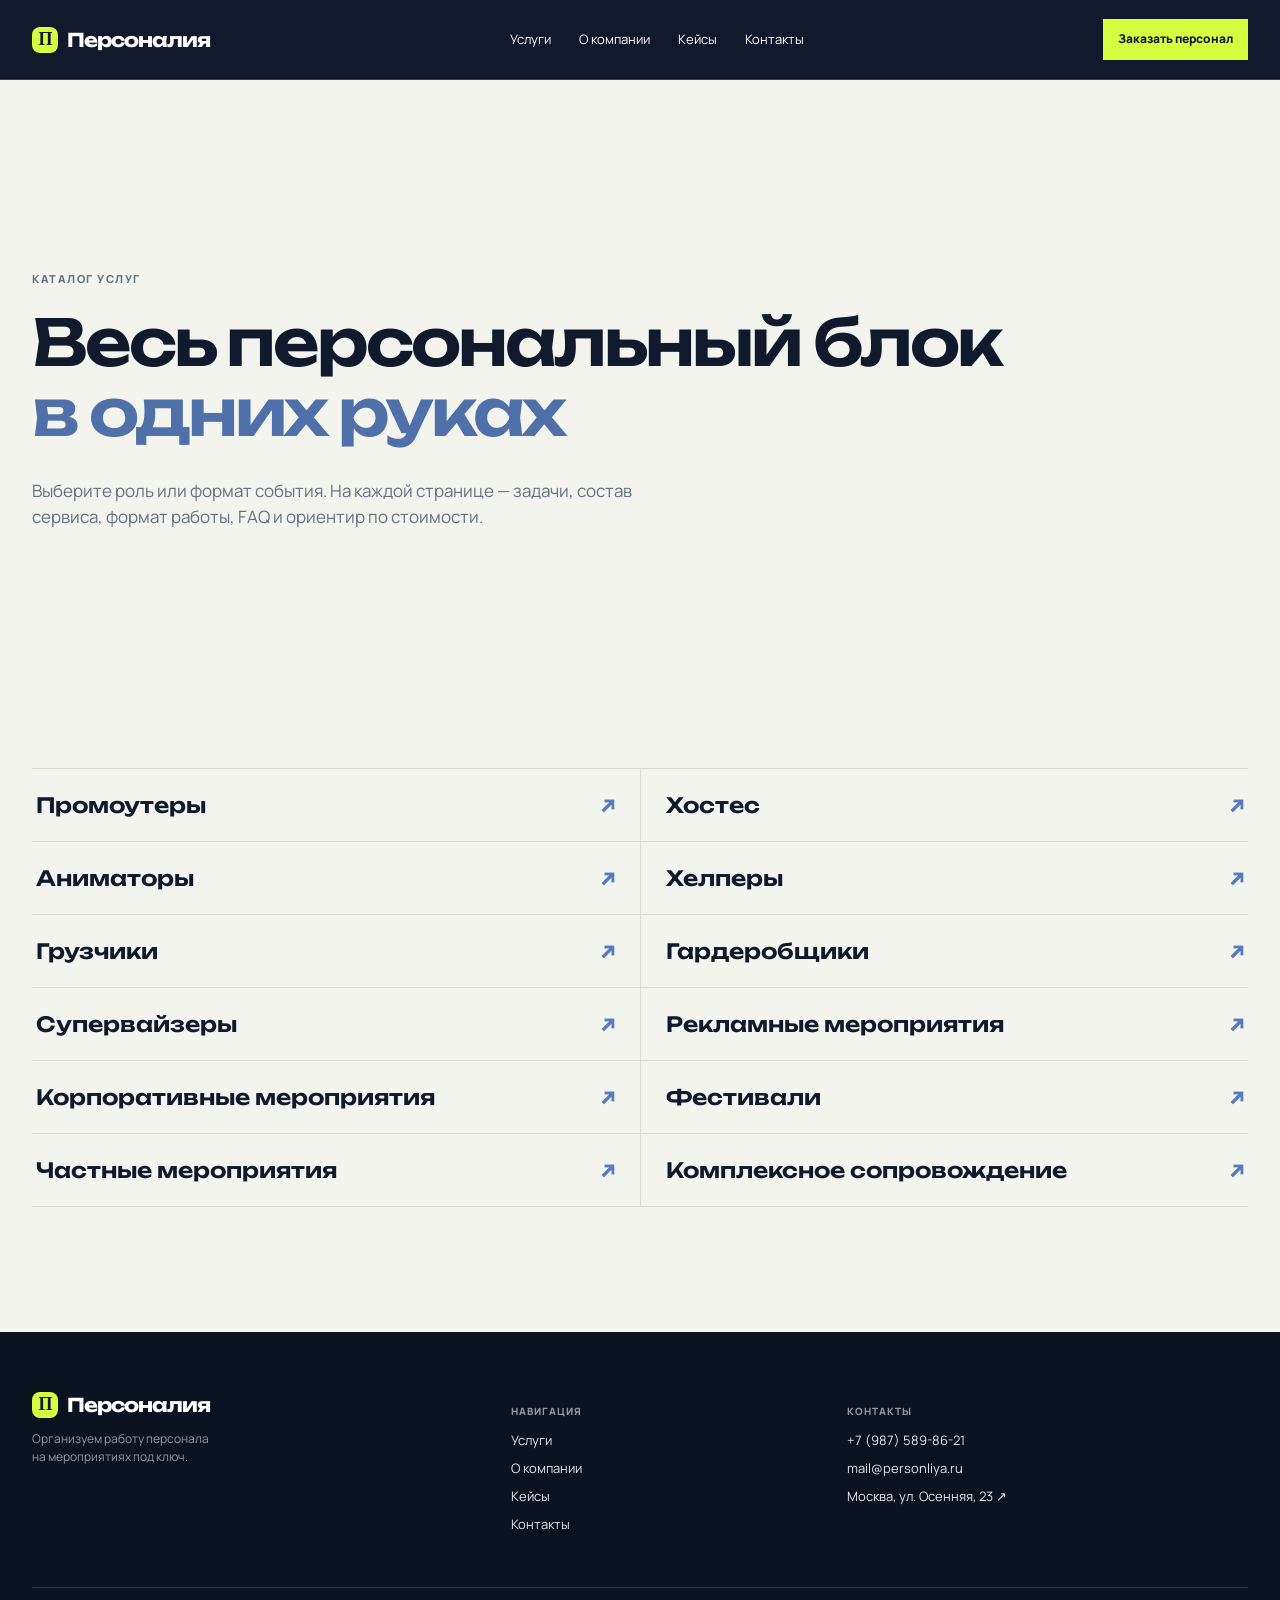
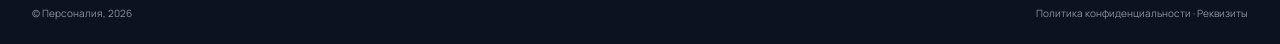
<file: services.html>
<!doctype html><html lang="ru"><head><meta charset="utf-8"><meta name="viewport" content="width=device-width,initial-scale=1"><title>Услуги — Персоналия</title><meta name="description" content="Услуги по организации временного персонала для мероприятий."><link href="https://fonts.googleapis.com/css2?family=Manrope:wght@400;600;700;800&family=Unbounded:wght@500;600;700&display=swap" rel="stylesheet"><link rel="stylesheet" href="style.css"></head><body><header class="header inner-header"><a class="brand" href="index.html"><span>П</span>Персоналия</a><nav><a href="services.html">Услуги</a><a href="about.html">О компании</a><a href="cases.html">Кейсы</a><a href="contacts.html">Контакты</a></nav><button class="btn btn-small" data-modal="order">Заказать персонал</button></header><main class="inner"><section class="page-hero container"><p class="eyebrow">КАТАЛОГ УСЛУГ</p><h1>Весь персональный блок<br><em>в одних руках</em></h1><p>Выберите роль или формат события. На каждой странице — задачи, состав сервиса, формат работы, FAQ и ориентир по стоимости.</p></section><section class="container section"><div class="catalog"><a href="service.html?service=promoters">Промоутеры <i>↗</i></a><a href="service.html?service=hostess">Хостес <i>↗</i></a><a href="service.html?service=animators">Аниматоры <i>↗</i></a><a href="service.html?service=helpers">Хелперы <i>↗</i></a><a href="service.html?service=loaders">Грузчики <i>↗</i></a><a href="service.html?service=cloakroom">Гардеробщики <i>↗</i></a><a href="service.html?service=supervisors">Супервайзеры <i>↗</i></a><a href="service.html?service=advertising">Рекламные мероприятия <i>↗</i></a><a href="service.html?service=corporate">Корпоративные мероприятия <i>↗</i></a><a href="service.html?service=festivals">Фестивали <i>↗</i></a><a href="service.html?service=private">Частные мероприятия <i>↗</i></a><a href="service.html?service=complex">Комплексное сопровождение <i>↗</i></a></div></section></main><footer><div class="container footer-bottom">© Персоналия, 2026 <span><a href="index.html">Главная</a> · <a href="contacts.html">Контакты</a></span></div></footer><div class="modal" id="order"><div class="modal-box"><button class="close">×</button><h2>Обсудим<br>ваше событие</h2><form data-success="Спасибо! Заявка получена. Менеджер свяжется с вами."><input required placeholder="Ваше имя"><input required placeholder="Номер телефона"><textarea placeholder="Опишите ваш запрос"></textarea><button class="btn">Отправить заявку</button></form></div></div><script src="script.js"></script></body></html>
</file>
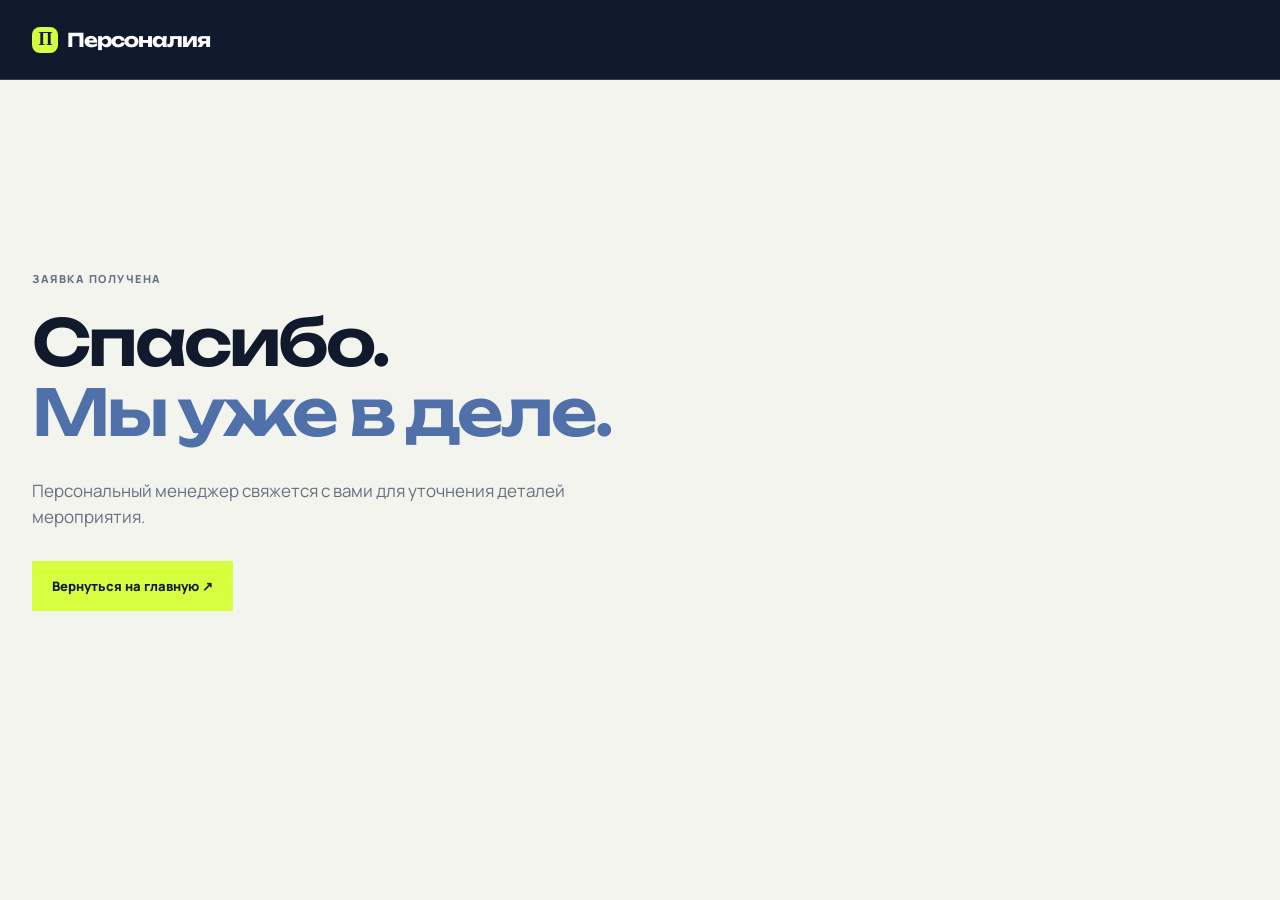
<file: thanks.html>
<!doctype html><html lang="ru"><head><meta charset="utf-8"><meta name="viewport" content="width=device-width,initial-scale=1"><title>Заявка получена — Персоналия</title><link href="https://fonts.googleapis.com/css2?family=Manrope:wght@400;600;700;800&family=Unbounded:wght@500;600;700&display=swap" rel="stylesheet"><link rel="stylesheet" href="style.css"></head><body><header class="header inner-header"><a class="brand" href="index.html"><span>П</span>Персоналия</a></header><main class="inner"><section class="page-hero container"><p class="eyebrow">ЗАЯВКА ПОЛУЧЕНА</p><h1>Спасибо.<br><em>Мы уже в деле.</em></h1><p>Персональный менеджер свяжется с вами для уточнения деталей мероприятия.</p><a class="btn" href="index.html">Вернуться на главную ↗</a></section></main></body></html>
</file>
<file: style.css>
:root{--ink:#101a2c;--lime:#d6ff3f;--paper:#f4f4ef;--line:#d9ddd5;--muted:#657080}*{box-sizing:border-box}html{scroll-behavior:smooth}body{margin:0;background:var(--paper);color:var(--ink);font:15px/1.55 Manrope,Arial,sans-serif}a{text-decoration:none;color:inherit}button{font:inherit}.container{width:min(1280px,calc(100% - 64px));margin:auto}.header{height:80px;display:flex;align-items:center;justify-content:space-between;padding:0 32px;position:absolute;top:0;width:100%;z-index:3;color:#fff;border-bottom:1px solid #ffffff2b}.brand{font:700 19px Unbounded,sans-serif;letter-spacing:-1px;display:flex;align-items:center;gap:9px}.brand span{background:var(--lime);color:var(--ink);width:26px;height:26px;display:grid;place-items:center;border-radius:8px;font:700 18px Georgia}.header nav{display:flex;gap:28px;font-size:13px}.header nav a:hover,.work-link:hover{color:var(--lime)}.header-actions{display:flex;align-items:center;gap:22px}.work-link{font-size:13px}.btn{border:0;background:var(--lime);color:var(--ink);padding:15px 20px;font-weight:800;font-size:13px;cursor:pointer;transition:.2s;display:inline-flex;gap:18px;align-items:center}.btn:hover{background:#fff;transform:translateY(-2px)}.btn i,.text-link i{font-style:normal;font-size:17px}.btn-small{padding:11px 15px;font-size:12px}.menu{display:none}.hero{height:min(850px,100vh);min-height:680px;background:#111b2e;color:#fff;position:relative;overflow:hidden}.hero-image{position:absolute;inset:0;background:linear-gradient(90deg,#111b2e 7%,#111b2ed9 39%,#111b2e22 75%),url('assets/event-team-hero.png') center/cover;opacity:.88}.hero-inner{position:relative;padding-top:165px}.eyebrow{margin:0 0 20px;color:#647083;font-weight:800;font-size:11px;letter-spacing:1.5px}.light{color:#c3cbd6}.hero h1,h2{font:600 clamp(32px,4.8vw,67px)/1.11 Unbounded,sans-serif;letter-spacing:-3px;margin:0}.hero h1 em,h2 em{font-style:normal;color:var(--lime)}.hero-copy{max-width:540px;font-size:17px;line-height:1.6;color:#e4e8ee;margin:28px 0 33px}.hero-cta{display:flex;gap:12px}.btn-ghost{background:transparent;border:1px solid #fff;color:white}.btn-ghost:hover{color:var(--ink)}.hero-foot{position:absolute;bottom:45px;display:flex;gap:46px;font-size:12px;color:#c9d0da}.hero-foot span:before{content:'●';color:var(--lime);margin-right:8px}.intro{display:grid;grid-template-columns:1fr 2fr;gap:60px;padding:130px 0}.intro>div{display:flex;justify-content:space-between;gap:50px}.intro h2{font-size:clamp(30px,3.7vw,52px)}.intro h2 em{color:#5070a9}.intro p:last-child{max-width:340px;margin:5px 0 0;color:var(--muted)}.numbers{background:#e7ebe3}.numbers-grid{display:grid;grid-template-columns:repeat(4,1fr)}.numbers-grid>div{padding:35px 22px 35px 0;border-right:1px solid #cbd1c7}.numbers-grid>div+div{padding-left:26px}.numbers-grid>div:last-child{border:0}.numbers b{font:600 32px Unbounded}.numbers b span{color:#6e95e9}.numbers p{margin:8px 0 0;color:var(--muted);font-size:12px;max-width:120px}.section{padding:125px 0}.section-head{display:flex;align-items:end;justify-content:space-between;margin-bottom:48px}.section-head h2{font-size:clamp(32px,4vw,54px)}.section-head>p{max-width:390px;color:var(--muted);margin:0}.text-link{font-weight:800;border-bottom:1px solid var(--ink);padding-bottom:5px}.services-grid{display:grid;grid-template-columns:repeat(2,1fr);gap:14px}.service-card{min-height:285px;padding:24px;display:flex;flex-direction:column;position:relative;color:#fff;overflow:hidden;transition:.25s}.service-card:hover{transform:translateY(-4px)}.service-card:after{content:'';position:absolute;inset:0;background:linear-gradient(135deg,#162443d9,#0e1624a8);z-index:0}.service-card>*{z-index:1}.service-card span{font-size:11px;color:var(--lime)}.service-card h3{font:600 26px/1.18 Unbounded;margin:34px 0 14px;letter-spacing:-1.5px}.service-card p{max-width:320px;margin:0;font-size:13px;color:#d7dce5}.service-card>i{position:absolute;right:24px;bottom:19px;font-size:24px;font-style:normal}.c1{background:#1d3862}.c2{background:#604638}.c3{background:#396060}.c4{background:#273a62}.dark-section{background:var(--ink);color:#fff;padding:120px 0}.key-grid{display:grid;grid-template-columns:1fr 1fr;gap:10%}.key-grid h2{font-size:clamp(32px,4.5vw,58px)}.included>p{color:#afbac8;margin:4px 0 15px}.included ul{padding:0;margin:0 0 35px;list-style:none;border-top:1px solid #ffffff36}.included li{padding:14px 0;border-bottom:1px solid #ffffff36;display:flex;justify-content:space-between}.included b{font-size:11px;color:var(--lime)}.steps{padding:0;margin:0;list-style:none;display:grid;grid-template-columns:repeat(4,1fr);border-top:1px solid var(--line)}.steps li{padding:20px 24px 0 0}.steps li+li{padding-left:18px;border-left:1px solid var(--line)}.steps b{color:#6e95e9;font:600 15px Unbounded}.steps h3{font:700 16px Unbounded;letter-spacing:-.7px;margin:44px 0 9px}.steps p{margin:0;color:var(--muted);font-size:13px}.manager{background:#365b9e;color:#fff;padding:115px 0}.manager-grid{display:grid;grid-template-columns:1fr 1.6fr;gap:12%}.manager-label{font:600 clamp(35px,5vw,70px)/.95 Unbounded;color:#89a8e6;letter-spacing:-4px}.manager-label span{font-size:14px;letter-spacing:1px;color:var(--lime)}.manager h2{font-size:clamp(33px,4.3vw,58px)}.manager>div>div>p:not(.eyebrow){max-width:490px;color:#e6ecf9;margin:25px 0}.manager-stages{display:flex;gap:14px;align-items:center;font-size:13px;font-weight:700}.manager-stages i{font-style:normal;color:var(--lime)}.base-card{padding:55px;background:#e2e7de;display:grid;grid-template-columns:1.5fr 1fr;gap:12%}.base h2{font-size:clamp(29px,3.4vw,48px)}.base-card>div>p:not(.eyebrow){max-width:520px;color:var(--muted);margin:23px 0}.reserve{border-left:1px solid #b9c1b6;padding-left:30px;align-self:center}.reserve span{font:600 23px/1.15 Unbounded}.reserve p{color:var(--muted);font-size:13px}.pricing{background:#fff}.price-list{border-top:1px solid var(--line);margin-bottom:32px}.price-list div{display:flex;justify-content:space-between;border-bottom:1px solid var(--line);padding:15px 0;font-size:16px}.price-list b{font:600 14px Unbounded;color:#5577ba}.map-section{padding:115px 0;background:#e9edf1}.map-grid{display:grid;grid-template-columns:1fr 1fr;align-items:center;gap:12%}.map-grid h2{font-size:clamp(33px,4vw,56px)}.map-grid p:not(.eyebrow){color:var(--muted);max-width:390px}.map-art{height:280px;background:#d4dde2;position:relative;border-radius:50% 50% 48% 52%/38% 43% 57% 62%;transform:rotate(-9deg);display:grid;place-items:center;color:#617ea3;font:600 18px Unbounded}.map-art:before,.map-art:after{content:'';position:absolute;border:1px solid #afbdc6;border-radius:50%;width:60%;height:85%;transform:rotate(45deg)}.map-art:after{transform:rotate(-20deg);height:65%}.map-art i{width:14px;height:14px;border-radius:50%;background:var(--lime);box-shadow:0 0 0 8px #d6ff3f55}.map-art small{position:absolute;bottom:38px;right:38px;transform:rotate(9deg);font:12px Manrope;color:var(--ink)}.cta-band{background:#12203a;color:#fff;padding:100px 0}.cta-band h2{font-size:clamp(28px,3.6vw,50px);margin-bottom:32px}footer{background:#0c1320;color:#fff;padding:60px 0 22px}.footer-grid{display:grid;grid-template-columns:1.5fr 1fr 1.4fr;gap:50px}.footer-grid>div>p{color:#8e99a8;margin:17px 0;font-size:12px}.footer-grid div:not(:first-child)>p{font-size:10px;letter-spacing:1px;font-weight:800}.footer-grid a:not(.brand){display:block;margin:8px 0;color:#e2e7ee;font-size:13px}.footer-bottom{border-top:1px solid #ffffff22;margin-top:45px;padding-top:18px;color:#8994a3;font-size:10px;display:flex;justify-content:space-between}.modal{position:fixed;inset:0;background:#07101ee3;z-index:10;display:none;align-items:center;justify-content:center;padding:20px}.modal.show{display:flex}.modal-box{background:var(--paper);width:min(540px,100%);padding:42px;position:relative}.modal-box h2{font-size:36px;margin-bottom:25px}.close{position:absolute;right:20px;top:12px;border:0;background:none;font-size:32px;cursor:pointer;color:var(--ink)}form input,form textarea{width:100%;border:0;border-bottom:1px solid #b8c0ba;background:transparent;padding:14px 0;margin-bottom:10px;font:14px Manrope;outline:none}form textarea{height:85px;resize:vertical}.form-row{display:grid;grid-template-columns:1fr 1fr;gap:15px}.honeypot{position:absolute;left:-9999px;top:-9999px;width:1px;height:1px;opacity:0;pointer-events:none}.consent{display:flex;gap:10px;align-items:flex-start;font-size:12px;line-height:1.45;color:var(--muted);margin:8px 0 18px;cursor:pointer}.consent input[type=checkbox]{width:auto;margin:3px 0 0;flex-shrink:0;cursor:pointer}.consent a{color:#5070a9;text-decoration:underline}.consent a:hover{color:var(--ink)}.success{font-size:17px;line-height:1.6;color:#405e97;padding:22px 0}@media(max-width:760px){.container{width:min(100% - 36px,1280px)}.header{height:67px;padding:0 18px}.header nav,.header-actions{display:none}.menu{display:block;background:transparent;border:0;color:#fff;font-size:23px}.hero{min-height:700px;height:100svh}.hero-image{background:linear-gradient(0deg,#111b2eef,#111b2e75),url('assets/event-team-hero.png') 61%/cover}.hero-inner{padding-top:130px}.hero h1{font-size:35px;letter-spacing:-2px}.hero-copy{font-size:15px;margin:23px 0 27px}.hero-cta{flex-direction:column;align-items:start}.hero-foot{bottom:35px;left:18px;display:grid;gap:8px}.intro{display:block;padding:75px 0}.intro>div{display:block}.intro h2{margin-bottom:25px}.numbers-grid{grid-template-columns:1fr 1fr}.numbers-grid>div{padding:23px 10px!important;border-bottom:1px solid #cbd1c7}.numbers-grid>div:nth-child(2){border-right:0}.section,.dark-section{padding:75px 0}.section-head{align-items:start;display:block;margin-bottom:32px}.section-head .text-link{display:inline-block;margin-top:22px}.section-head>p{margin-top:18px}.services-grid{grid-template-columns:1fr}.service-card{min-height:235px}.key-grid,.manager-grid,.base-card,.map-grid{grid-template-columns:1fr;gap:38px}.steps{grid-template-columns:1fr 1fr}.steps li:nth-child(3){border-left:0;padding-left:0;margin-top:27px}.steps h3{margin-top:25px}.manager{padding:76px 0}.manager-label{font-size:43px}.manager-stages{gap:9px;font-size:11px}.base-card{padding:28px}.reserve{border-left:0;border-top:1px solid #b9c1b6;padding:25px 0 0}.price-list div{font-size:13px}.price-list b{font-size:12px}.map-art{height:220px}.footer-grid{grid-template-columns:1fr;gap:20px}.footer-bottom{display:block;line-height:2}.footer-bottom span{display:block}.modal-box{padding:32px 24px}.form-row{grid-template-columns:1fr}}
.inner{padding-top:80px}.inner-header{position:relative;background:#101a2c}.page-hero{padding:110px 0 82px}.page-hero h1{font:600 clamp(38px,5vw,70px)/1.1 Unbounded;letter-spacing:-3px;margin:0}.page-hero h1 em{font-style:normal;color:#5070a9}.page-hero>p:not(.eyebrow){color:var(--muted);font-size:17px;max-width:620px;margin:30px 0}.catalog{display:grid;grid-template-columns:repeat(2,1fr);border-top:1px solid var(--line)}.catalog a{padding:23px 4px;border-bottom:1px solid var(--line);font:600 21px Unbounded;display:flex;justify-content:space-between}.catalog a:nth-child(odd){padding-right:25px}.catalog a:nth-child(even){padding-left:25px;border-left:1px solid var(--line)}.catalog i{font-style:normal;color:#5779bd}.split{display:grid;grid-template-columns:1fr 1fr;gap:12%}.split h2{font-size:clamp(30px,4vw,52px)}.split>div:last-child{color:var(--muted);font-size:16px}.split h3{color:var(--ink);font:600 15px Unbounded;margin:0 0 8px}.split p{margin:0 0 27px}.price{color:#5274b6;font:600 20px Unbounded}.faq details{border-top:1px solid var(--line);padding:19px 0}.faq details:last-child{border-bottom:1px solid var(--line)}.faq summary{font-weight:800;cursor:pointer}.faq details p{color:var(--muted);margin-bottom:0}.benefits{display:grid;grid-template-columns:repeat(4,1fr);color:#fff;font:600 18px Unbounded}.benefits div{padding:15px;border-left:1px solid #ffffff33}.filters{display:flex;gap:8px;flex-wrap:wrap;margin-bottom:45px}.filters button{background:transparent;border:1px solid var(--line);padding:9px 15px;cursor:pointer}.filters button:first-child{background:var(--ink);color:#fff}.empty-state{background:#e2e7de;padding:65px;display:grid;grid-template-columns:1.2fr 1fr;gap:10%}.empty-state h2{font-size:clamp(30px,4vw,52px)}.empty-state h2 em{color:#5070a9}.empty-state p:last-child{color:var(--muted);align-self:end}.contacts-grid{display:grid;grid-template-columns:1fr 1fr;border-top:1px solid var(--line)}.contacts-grid a{padding:26px 0;border-bottom:1px solid var(--line);font:600 20px Unbounded}.contacts-grid a:nth-child(even){padding-left:25px;border-left:1px solid var(--line)}.contacts-grid small{font:800 10px Manrope;letter-spacing:1px;color:var(--muted);display:block;margin-bottom:8px}@media(max-width:760px){.inner{padding-top:67px}.page-hero{padding:65px 0}.page-hero h1{font-size:38px}.catalog,.split,.empty-state,.contacts-grid{grid-template-columns:1fr}.catalog a:nth-child(n),.contacts-grid a:nth-child(n){padding-left:0;border-left:0}.benefits{grid-template-columns:1fr 1fr;gap:20px;font-size:14px}.empty-state{padding:30px}.empty-state p:last-child{margin:0}.inner .section{padding:60px 0}}
.unified-footer{display:grid;grid-template-columns:1.5fr 1fr 1.4fr;gap:50px}.unified-footer p{color:#8e99a8;font-size:12px}.unified-footer small{display:block;color:#8e99a8;font:800 10px Manrope;letter-spacing:1px;margin:12px 0}.unified-footer a:not(.brand){display:block;margin:8px 0;color:#e2e7ee;font-size:13px}.mobile-toggle,.mobile-drawer,.mobile-cta{display:none}.team-placeholder{background:#e2e7de;margin-bottom:100px;padding:55px}.team-placeholder h2{font-size:clamp(28px,4vw,48px)}.team-placeholder h2 em{color:#5070a9}.team-placeholder>p:last-child{color:var(--muted);max-width:400px}.case-empty{min-height:420px;padding:56px;background:#1b3159;color:white;display:grid;grid-template-columns:1.2fr 1fr;align-items:end;gap:10%}.case-empty span{position:absolute;align-self:start;color:var(--lime);font-size:11px;font-weight:800}.case-empty h2{font-size:clamp(32px,4.2vw,57px)}.case-empty h2 em{font-style:normal;color:var(--lime)}.case-empty p{color:#d6dce8}.contact-disabled{padding:26px 0;border-bottom:1px solid var(--line);font:600 20px Unbounded}.contact-disabled small{font:800 10px Manrope;letter-spacing:1px;color:var(--muted);display:block;margin-bottom:8px}.contact-map{padding:85px 0;background:#e2e7de}.contact-map h2{font-size:clamp(28px,4vw,50px)}.contact-map h2 em{font-style:normal;color:#5070a9}@media(max-width:760px){body{padding-bottom:60px}.header .btn{display:none}.header .mobile-toggle{display:block;background:transparent;color:#fff;border:0;font-size:25px}.mobile-drawer{display:block;position:fixed;inset:0 0 0 12%;padding:78px 28px;background:#101a2c;color:#fff;z-index:50;transform:translateX(100%);transition:transform .25s}.mobile-drawer.open{transform:translateX(0)}.mobile-drawer a{display:block;padding:14px 0;border-bottom:1px solid #ffffff27;font:600 18px Unbounded}.mobile-drawer .btn{margin-top:28px}.drawer-close{position:absolute;right:20px;top:15px;background:none;border:0;color:#fff;font-size:34px}.mobile-cta{display:grid;grid-template-columns:1fr 1.35fr;position:fixed;bottom:0;left:0;right:0;height:60px;background:#fff;z-index:20;box-shadow:0 -4px 20px #101a2c22}.mobile-cta a,.mobile-cta button{display:grid;place-items:center;border:0;font:800 11px Manrope}.mobile-cta button{background:var(--lime);color:var(--ink)}.unified-footer{grid-template-columns:1fr;gap:18px}.unified-footer>div:not(:first-child){display:none}.case-empty{padding:30px;display:block;min-height:360px}.case-empty span{position:static}.case-empty h2{margin:65px 0 20px}.team-placeholder{margin-bottom:55px;padding:30px}.contact-map{padding:60px 0}}
.hero-inner{height:100%}.hero-foot{z-index:2}.brand{height:58px}.brand img{display:block;width:136px;height:58px;object-fit:contain;object-position:left center}.unified-footer .brand{height:72px}.unified-footer .brand img{width:156px;height:72px}@media(max-width:760px){.hero-inner{height:100%}.hero-foot{bottom:92px;z-index:2;background:#101a2ca8;padding:10px 12px;max-width:calc(100% - 36px)}.brand{height:48px}.brand img{width:116px;height:48px}.unified-footer .brand{height:62px}.unified-footer .brand img{height:62px;width:140px}}
.brand{height:auto}.brand img{display:none}.unified-footer .brand{height:auto}@media(max-width:760px){.brand{height:auto}.unified-footer .brand{height:auto}}
.hero-foot{position:static;margin-top:30px;display:flex;gap:42px;align-items:center}.hero-foot span{white-space:nowrap}@media(max-width:760px){.hero-foot{position:static;margin-top:24px;display:grid;gap:8px;background:#101a2ca8;padding:10px 12px;max-width:max-content}.hero-foot span{white-space:normal}}
</file>
